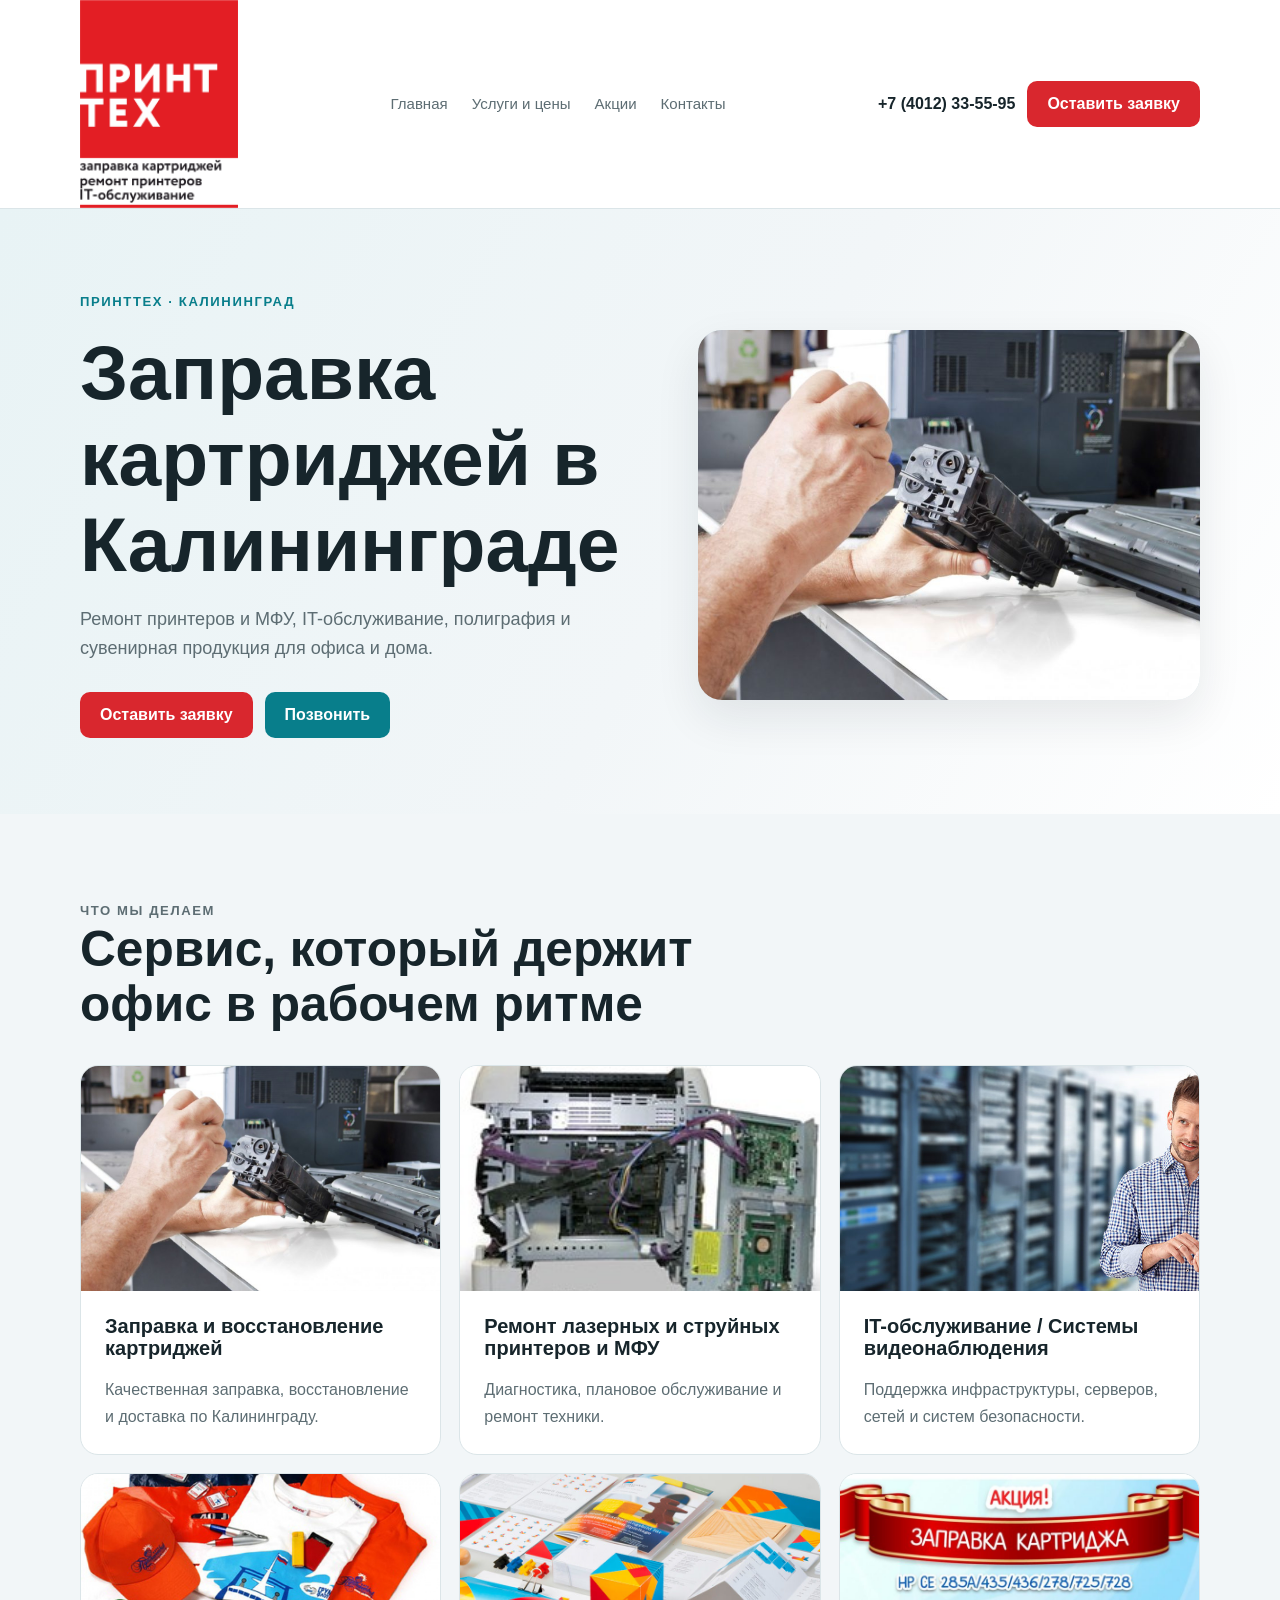
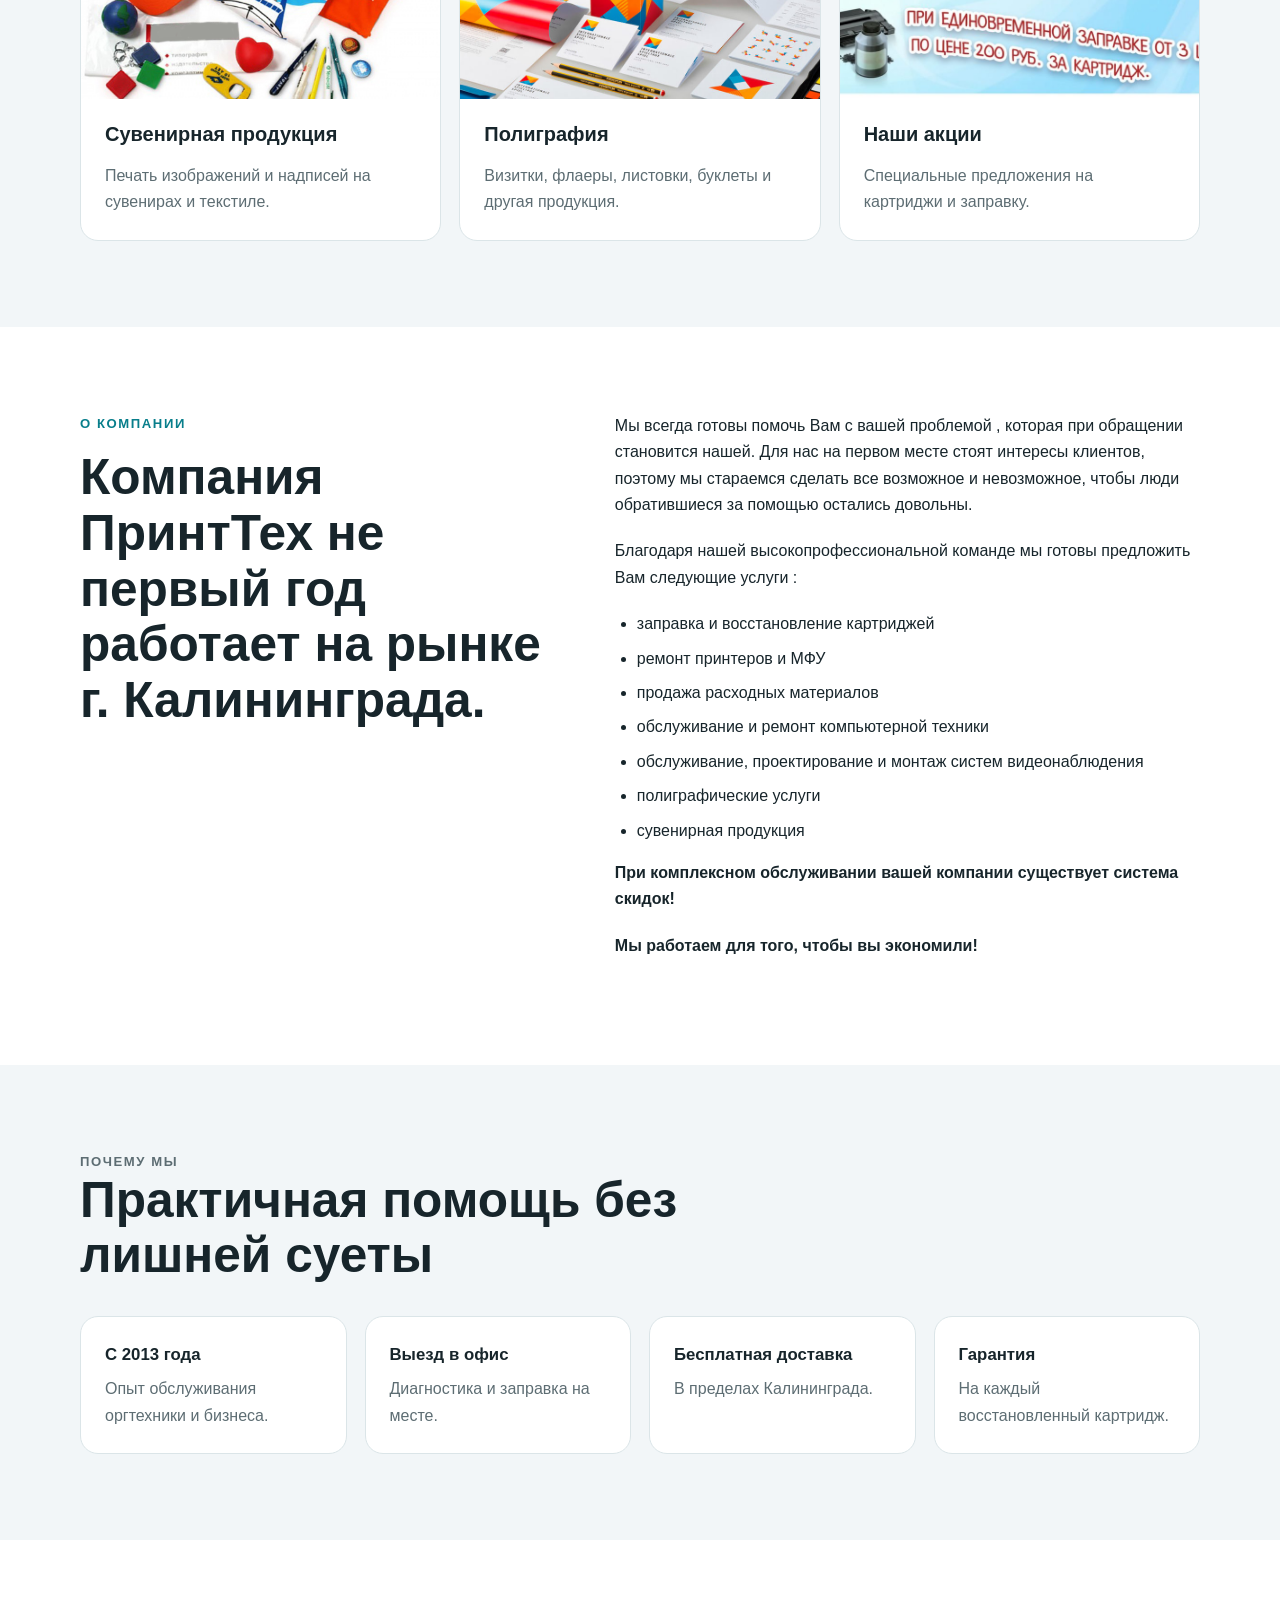
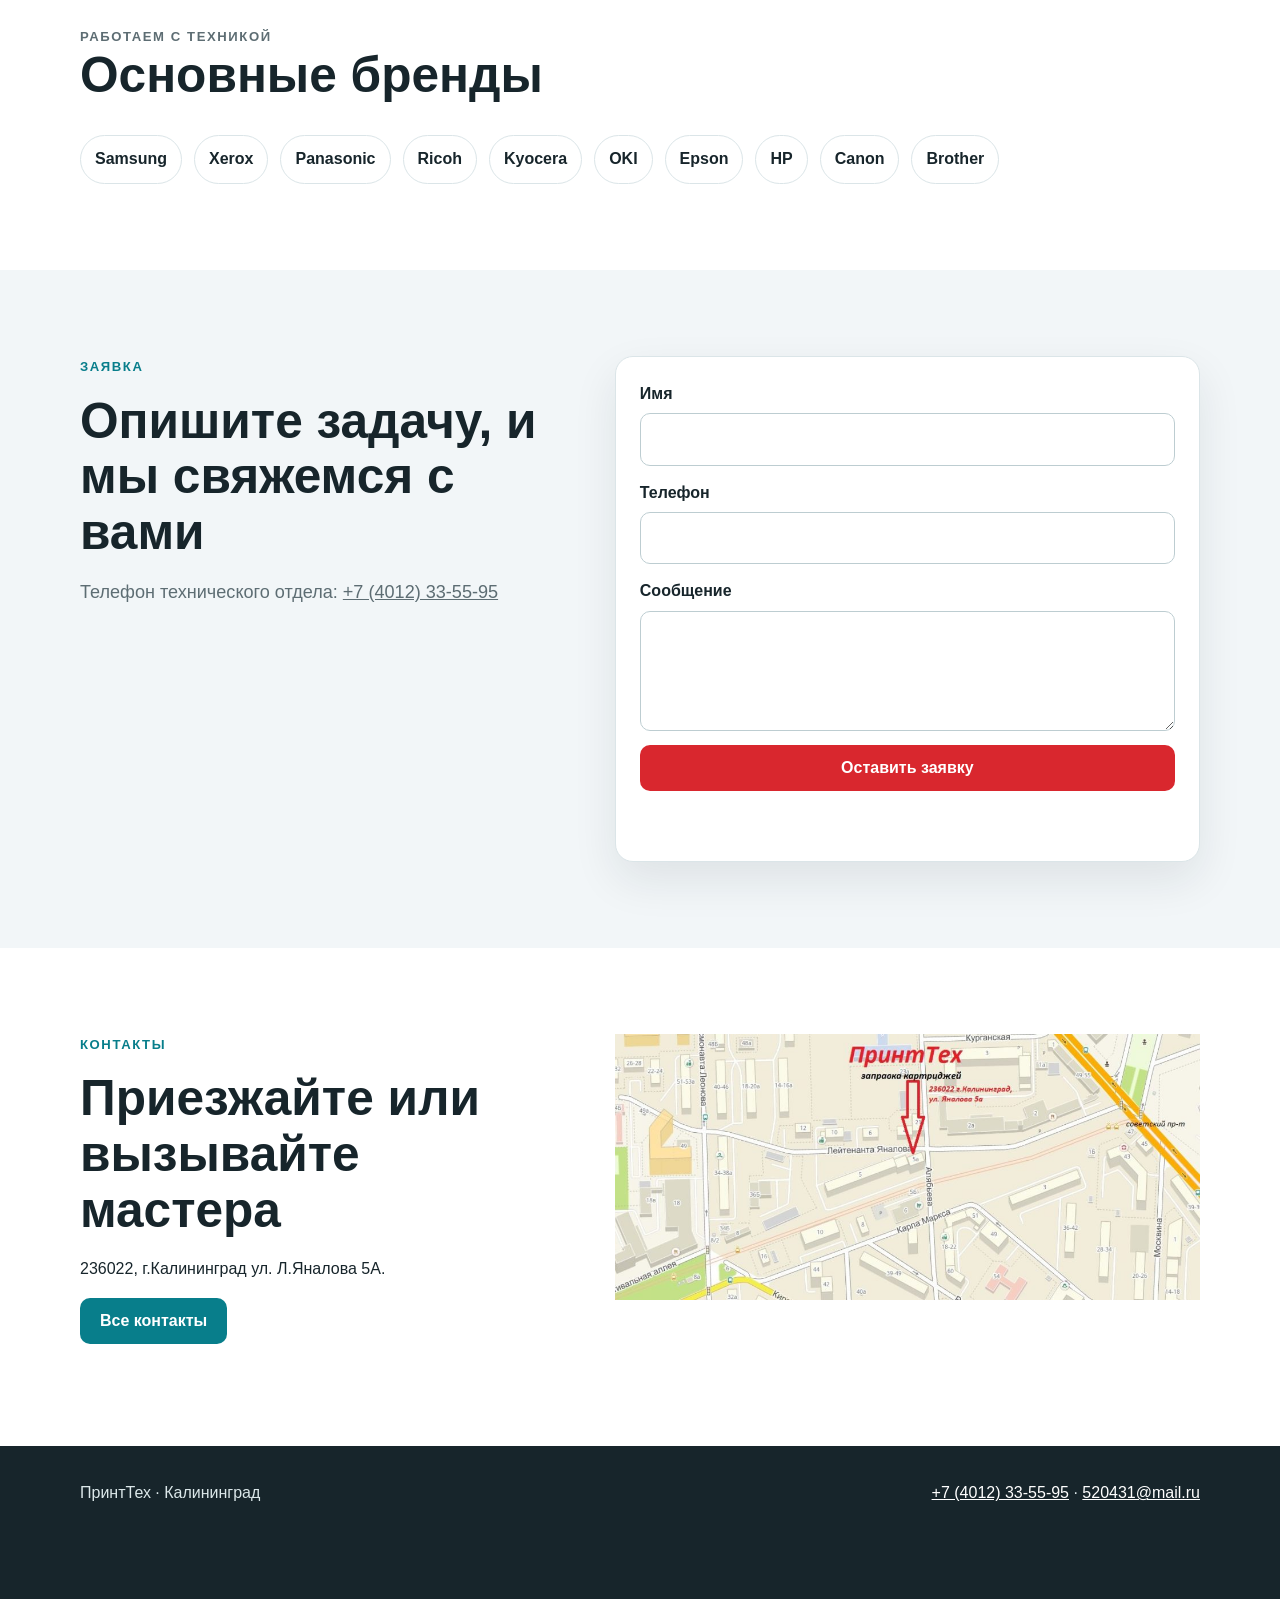
<file: index.html>
<!doctype html>
<html lang="ru">
<head>
  <meta charset="utf-8">
  <meta name="viewport" content="width=device-width, initial-scale=1">
  <title>ПринтТех — заправка картриджей в Калининграде</title>
  <meta name="description" content="Заправка картриджей, ремонт принтеров и МФУ, IT-обслуживание, полиграфия и сувенирная продукция в Калининграде.">
  <meta property="og:title" content="ПринтТех — сервисная компания в Калининграде">
  <meta property="og:description" content="Заправка картриджей, ремонт техники, IT-обслуживание, полиграфия и сувениры.">
  <meta property="og:image" content="img/logo.png">
  <link rel="stylesheet" href="css/style.css">
</head>
<body>
  <header class="site-header"><div class="container header-inner"><a class="brand" href="index.html"><img src="img/logo.png" alt="ПринтТех"></a><nav class="nav" aria-label="Основная навигация"><a href="index.html">Главная</a><a href="pages/services.html">Услуги и цены</a><a href="pages/promos.html">Акции</a><a href="pages/contacts.html">Контакты</a></nav><div class="header-actions"><a class="phone" href="tel:+74012335595">+7 (4012) 33-55-95</a><a class="button" href="#request">Оставить заявку</a><button class="menu-toggle" type="button" aria-label="Открыть меню" aria-expanded="false">☰</button></div></div></header>
  <main>
    <section class="hero"><div class="container hero-grid"><div class="reveal"><p class="eyebrow">ПринтТех · Калининград</p><h1>Заправка картриджей в Калининграде</h1><p class="lead">Ремонт принтеров и МФУ, IT-обслуживание, полиграфия и сувенирная продукция для офиса и дома.</p><div class="hero-actions"><a class="button" href="#request">Оставить заявку</a><a class="button button--teal" href="tel:+74012335595">Позвонить</a></div></div><div class="hero-media reveal"><img src="img/photos/cartridges.jpg" alt="Принтеры и картриджи" fetchpriority="high"></div></div></section>
    <section class="section"><div class="container"><div class="section-head"><p class="eyebrow">Что мы делаем</p><h2>Сервис, который держит офис в рабочем ритме</h2></div><div class="service-grid"><a class="service-card" href="pages/cartridges.html"><img src="img/photos/cartridges.jpg" alt="Заправка картриджей" loading="lazy"><div class="service-card-body"><h3>Заправка и восстановление картриджей</h3><p>Качественная заправка, восстановление и доставка по Калининграду.</p></div></a><a class="service-card" href="pages/repair.html"><img src="img/photos/repair.jpg" alt="Ремонт принтеров" loading="lazy"><div class="service-card-body"><h3>Ремонт лазерных и струйных принтеров и МФУ</h3><p>Диагностика, плановое обслуживание и ремонт техники.</p></div></a><a class="service-card" href="pages/it.html"><img src="img/photos/it.jpg" alt="IT-обслуживание" loading="lazy"><div class="service-card-body"><h3>IT-обслуживание / Системы видеонаблюдения</h3><p>Поддержка инфраструктуры, серверов, сетей и систем безопасности.</p></div></a><a class="service-card" href="pages/souvenirs.html"><img src="img/photos/souvenirs.jpg" alt="Сувенирная продукция" loading="lazy"><div class="service-card-body"><h3>Сувенирная продукция</h3><p>Печать изображений и надписей на сувенирах и текстиле.</p></div></a><a class="service-card" href="pages/polygraphy.html"><img src="img/photos/polygraphy.jpg" alt="Полиграфия" loading="lazy"><div class="service-card-body"><h3>Полиграфия</h3><p>Визитки, флаеры, листовки, буклеты и другая продукция.</p></div></a><a class="service-card" href="pages/promos.html"><img src="img/photos/promo-cartridge.jpg" alt="Акции ПринтТех" loading="lazy"><div class="service-card-body"><h3>Наши акции</h3><p>Специальные предложения на картриджи и заправку.</p></div></a></div></div></section>
    <section class="section section--white"><div class="container split"><div><p class="eyebrow">О компании</p><h2>Компания ПринтТех не первый год работает на рынке г. Калининграда.</h2></div><div class="content-copy"><p>Мы всегда готовы помочь Вам с вашей проблемой , которая при обращении становится нашей. Для нас на первом месте стоят интересы клиентов, поэтому мы стараемся сделать все возможное и невозможное, чтобы люди обратившиеся за помощью остались довольны.</p><p>Благодаря нашей высокопрофессиональной команде мы готовы предложить Вам следующие услуги :</p><ul><li>заправка и восстановление картриджей</li><li>ремонт принтеров и МФУ</li><li>продажа расходных материалов</li><li>обслуживание и ремонт компьютерной техники</li><li>обслуживание, проектирование и монтаж систем видеонаблюдения</li><li>полиграфические услуги</li><li>сувенирная продукция</li></ul><p><strong>При комплексном обслуживании вашей компании существует система скидок!</strong></p><p><strong>Мы работаем для того, чтобы вы экономили!</strong></p></div></div></section>
    <section class="section"><div class="container"><div class="section-head"><p class="eyebrow">Почему мы</p><h2>Практичная помощь без лишней суеты</h2></div><div class="feature-grid"><div class="feature-card"><strong>С 2013 года</strong><p>Опыт обслуживания оргтехники и бизнеса.</p></div><div class="feature-card"><strong>Выезд в офис</strong><p>Диагностика и заправка на месте.</p></div><div class="feature-card"><strong>Бесплатная доставка</strong><p>В пределах Калининграда.</p></div><div class="feature-card"><strong>Гарантия</strong><p>На каждый восстановленный картридж.</p></div></div></div></section>
    <section class="section section--white"><div class="container"><div class="section-head"><p class="eyebrow">Работаем с техникой</p><h2>Основные бренды</h2></div><div class="logos"><span class="logo-chip">Samsung</span><span class="logo-chip">Xerox</span><span class="logo-chip">Panasonic</span><span class="logo-chip">Ricoh</span><span class="logo-chip">Kyocera</span><span class="logo-chip">OKI</span><span class="logo-chip">Epson</span><span class="logo-chip">HP</span><span class="logo-chip">Canon</span><span class="logo-chip">Brother</span></div></div></section>
    <section class="section" id="request"><div class="container split"><div><p class="eyebrow">Заявка</p><h2>Опишите задачу, и мы свяжемся с вами</h2><p class="lead">Телефон технического отдела: <a href="tel:+74012335595">+7 (4012) 33-55-95</a></p></div><form class="form-card form-grid" data-form><label>Имя<input name="name" autocomplete="name" required></label><label>Телефон<input name="phone" type="tel" inputmode="tel" autocomplete="tel" required></label><label>Сообщение<textarea name="message"></textarea></label><input class="hp" name="website" tabindex="-1" autocomplete="off"><button class="button" type="submit">Оставить заявку</button><p class="form-status" role="status"></p></form></div></section>
    <section class="section section--white"><div class="container split"><div><p class="eyebrow">Контакты</p><h2>Приезжайте или вызывайте мастера</h2><p>236022, г.Калининград ул. Л.Яналова 5А.</p><p><a class="button button--teal" href="pages/contacts.html">Все контакты</a></p></div><img src="img/photos/map.jpg" alt="Карта проезда к ПринтТех" loading="lazy"></div></section>
  </main>
  <footer class="site-footer"><div class="container footer-inner"><p>ПринтТех · Калининград</p><p><a href="tel:+74012335595">+7 (4012) 33-55-95</a> · <a href="mailto:520431@mail.ru">520431@mail.ru</a></p></div></footer>
  <div class="mobile-bar"><a class="button" href="tel:+74012335595">Позвонить</a><a class="button button--teal" href="https://wa.me/74012335595">WhatsApp / Telegram</a></div>
  <script src="js/main.js"></script>
</body>
</html>
</file>
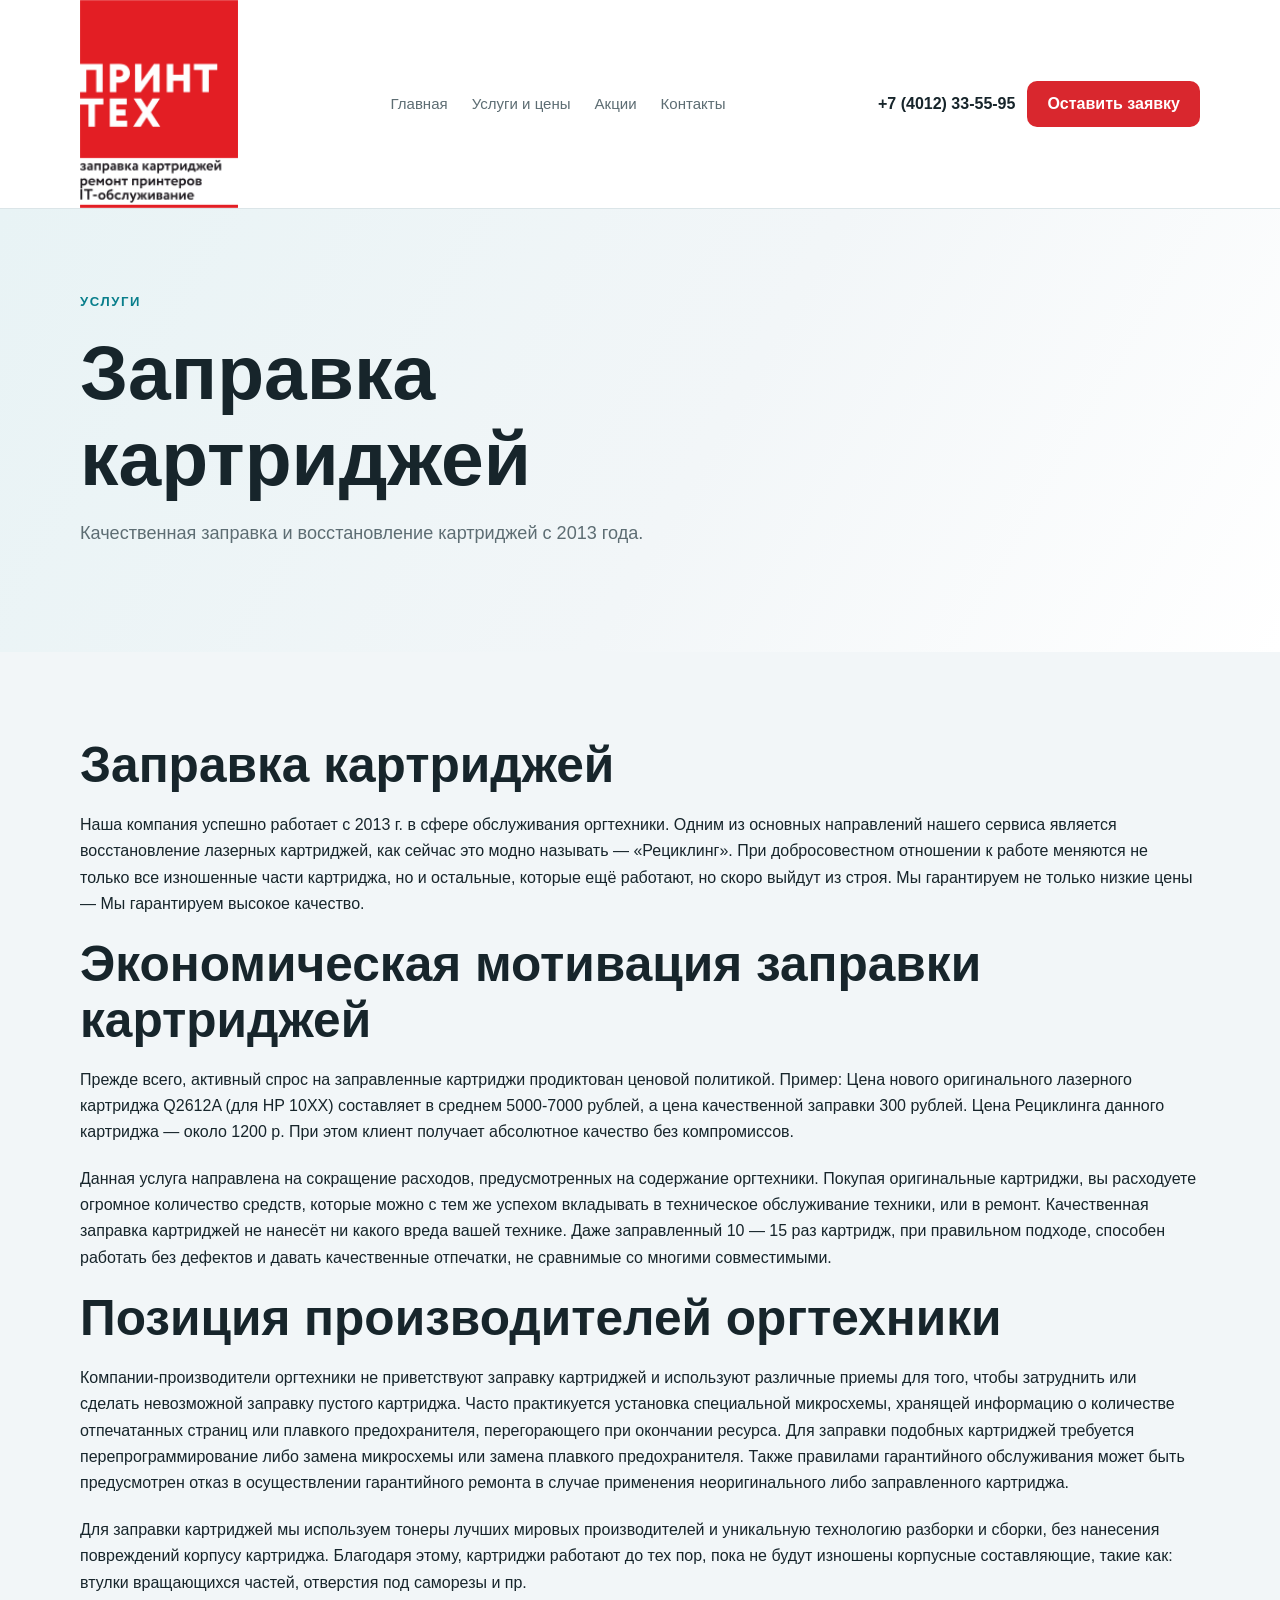
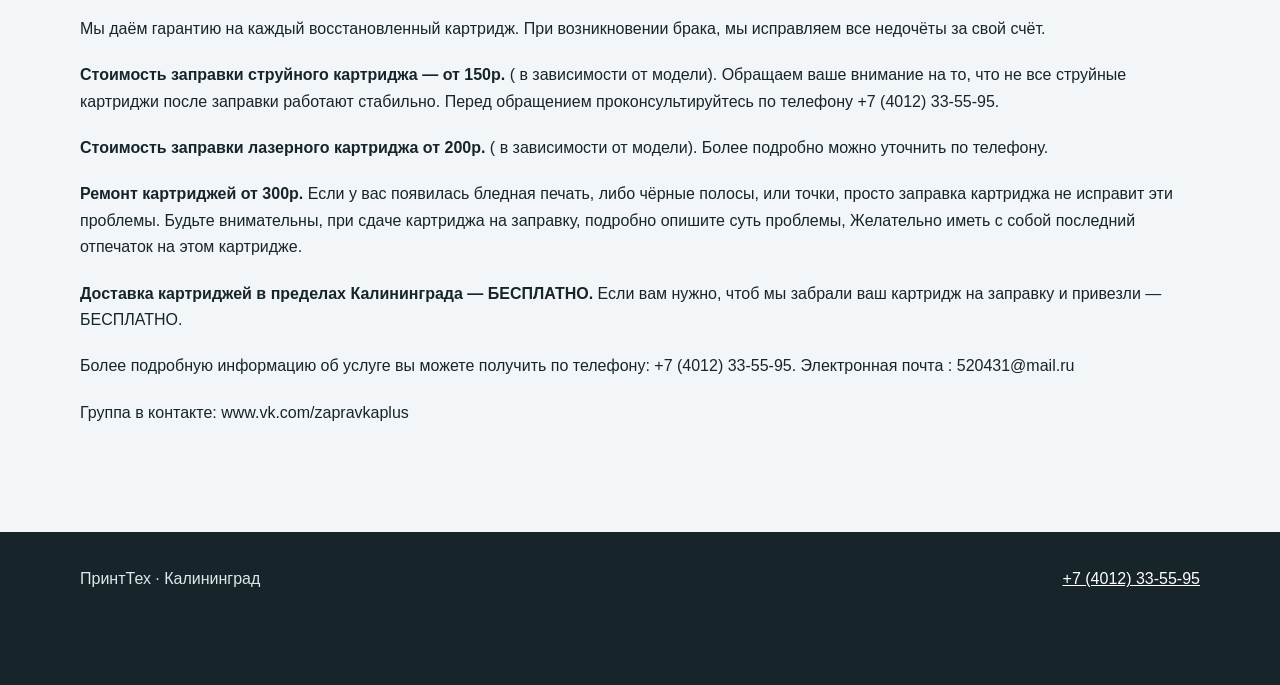
<file: pages/cartridges.html>
<!doctype html><html lang="ru"><head><meta charset="utf-8"><meta name="viewport" content="width=device-width, initial-scale=1"><title>Заправка картриджей — ПринтТех</title><meta name="description" content="Заправка и восстановление картриджей в Калининграде"><link rel="stylesheet" href="../css/style.css"></head><body>
<header class="site-header"><div class="container header-inner"><a class="brand" href="../index.html"><img src="../img/logo.png" alt="ПринтТех"></a><nav class="nav"><a href="../index.html">Главная</a><a href="services.html">Услуги и цены</a><a href="promos.html">Акции</a><a href="contacts.html">Контакты</a></nav><div class="header-actions"><a class="phone" href="tel:+74012335595">+7 (4012) 33-55-95</a><a class="button" href="contacts.html#request">Оставить заявку</a><button class="menu-toggle" type="button" aria-label="Открыть меню" aria-expanded="false">☰</button></div></div></header>
<main><section class="hero"><div class="container"><p class="eyebrow">Услуги</p><h1>Заправка картриджей</h1><p class="lead">Качественная заправка и восстановление картриджей с 2013 года.</p></div></section><section class="section"><div class="container content-copy"><h2>Заправка картриджей</h2><p>Наша компания успешно работает с 2013 г. в сфере обслуживания оргтехники. Одним из основных направлений нашего сервиса является восстановление лазерных картриджей, как сейчас это модно называть — «Рециклинг». При добросовестном отношении к работе меняются не только все изношенные части картриджа, но и остальные, которые ещё работают, но скоро выйдут из строя. Мы гарантируем не только низкие цены — Мы гарантируем высокое качество.</p><h2>Экономическая мотивация заправки картриджей</h2><p>Прежде всего, активный спрос на заправленные картриджи продиктован ценовой политикой. Пример: Цена нового оригинального лазерного картриджа Q2612A (для HP 10XX) составляет в среднем 5000-7000 рублей, а цена качественной заправки 300 рублей. Цена Рециклинга данного картриджа — около 1200 р. При этом клиент получает абсолютное качество без компромиссов.</p><p>Данная услуга направлена на сокращение расходов, предусмотренных на содержание оргтехники. Покупая оригинальные картриджи, вы расходуете огромное количество средств, которые можно с тем же успехом вкладывать в техническое обслуживание техники, или в ремонт. Качественная заправка картриджей не нанесёт ни какого вреда вашей технике. Даже заправленный 10 — 15 раз картридж, при правильном подходе, способен работать без дефектов и давать качественные отпечатки, не сравнимые со многими совместимыми.</p><h2>Позиция производителей оргтехники</h2><p>Компании-производители оргтехники не приветствуют заправку картриджей и используют различные приемы для того, чтобы затруднить или сделать невозможной заправку пустого картриджа. Часто практикуется установка специальной микросхемы, хранящей информацию о количестве отпечатанных страниц или плавкого предохранителя, перегорающего при окончании ресурса. Для заправки подобных картриджей требуется перепрограммирование либо замена микросхемы или замена плавкого предохранителя. Также правилами гарантийного обслуживания может быть предусмотрен отказ в осуществлении гарантийного ремонта в случае применения неоригинального либо заправленного картриджа.</p><p>Для заправки картриджей мы используем тонеры лучших мировых производителей и уникальную технологию разборки и сборки, без нанесения повреждений корпусу картриджа. Благодаря этому, картриджи работают до тех пор, пока не будут изношены корпусные составляющие, такие как: втулки вращающихся частей, отверстия под саморезы и пр.</p><p>Мы даём гарантию на каждый восстановленный картридж. При возникновении брака, мы исправляем все недочёты за свой счёт.</p><p><strong>Стоимость заправки струйного картриджа — от 150р.</strong> ( в зависимости от модели). Обращаем ваше внимание на то, что не все струйные картриджи после заправки работают стабильно. Перед обращением проконсультируйтесь по телефону +7 (4012) 33-55-95.</p><p><strong>Стоимость заправки лазерного картриджа от 200р.</strong> ( в зависимости от модели). Более подробно можно уточнить по телефону.</p><p><strong>Ремонт картриджей от 300р.</strong> Если у вас появилась бледная печать, либо чёрные полосы, или точки, просто заправка картриджа не исправит эти проблемы. Будьте внимательны, при сдаче картриджа на заправку, подробно опишите суть проблемы, Желательно иметь с собой последний отпечаток на этом картридже.</p><p><strong>Доставка картриджей в пределах Калининграда — БЕСПЛАТНО.</strong> Если вам нужно, чтоб мы забрали ваш картридж на заправку и привезли — БЕСПЛАТНО.</p><p>Более подробную информацию об услуге вы можете получить по телефону: +7 (4012) 33-55-95. Электронная почта : 520431@mail.ru</p><p>Группа в контакте: www.vk.com/zapravkaplus</p></div></section></main><footer class="site-footer"><div class="container footer-inner"><p>ПринтТех · Калининград</p><p><a href="tel:+74012335595">+7 (4012) 33-55-95</a></p></div></footer><div class="mobile-bar"><a class="button" href="tel:+74012335595">Позвонить</a><a class="button button--teal" href="https://wa.me/74012335595">WhatsApp / Telegram</a></div><script src="../js/main.js"></script></body></html>
</file>
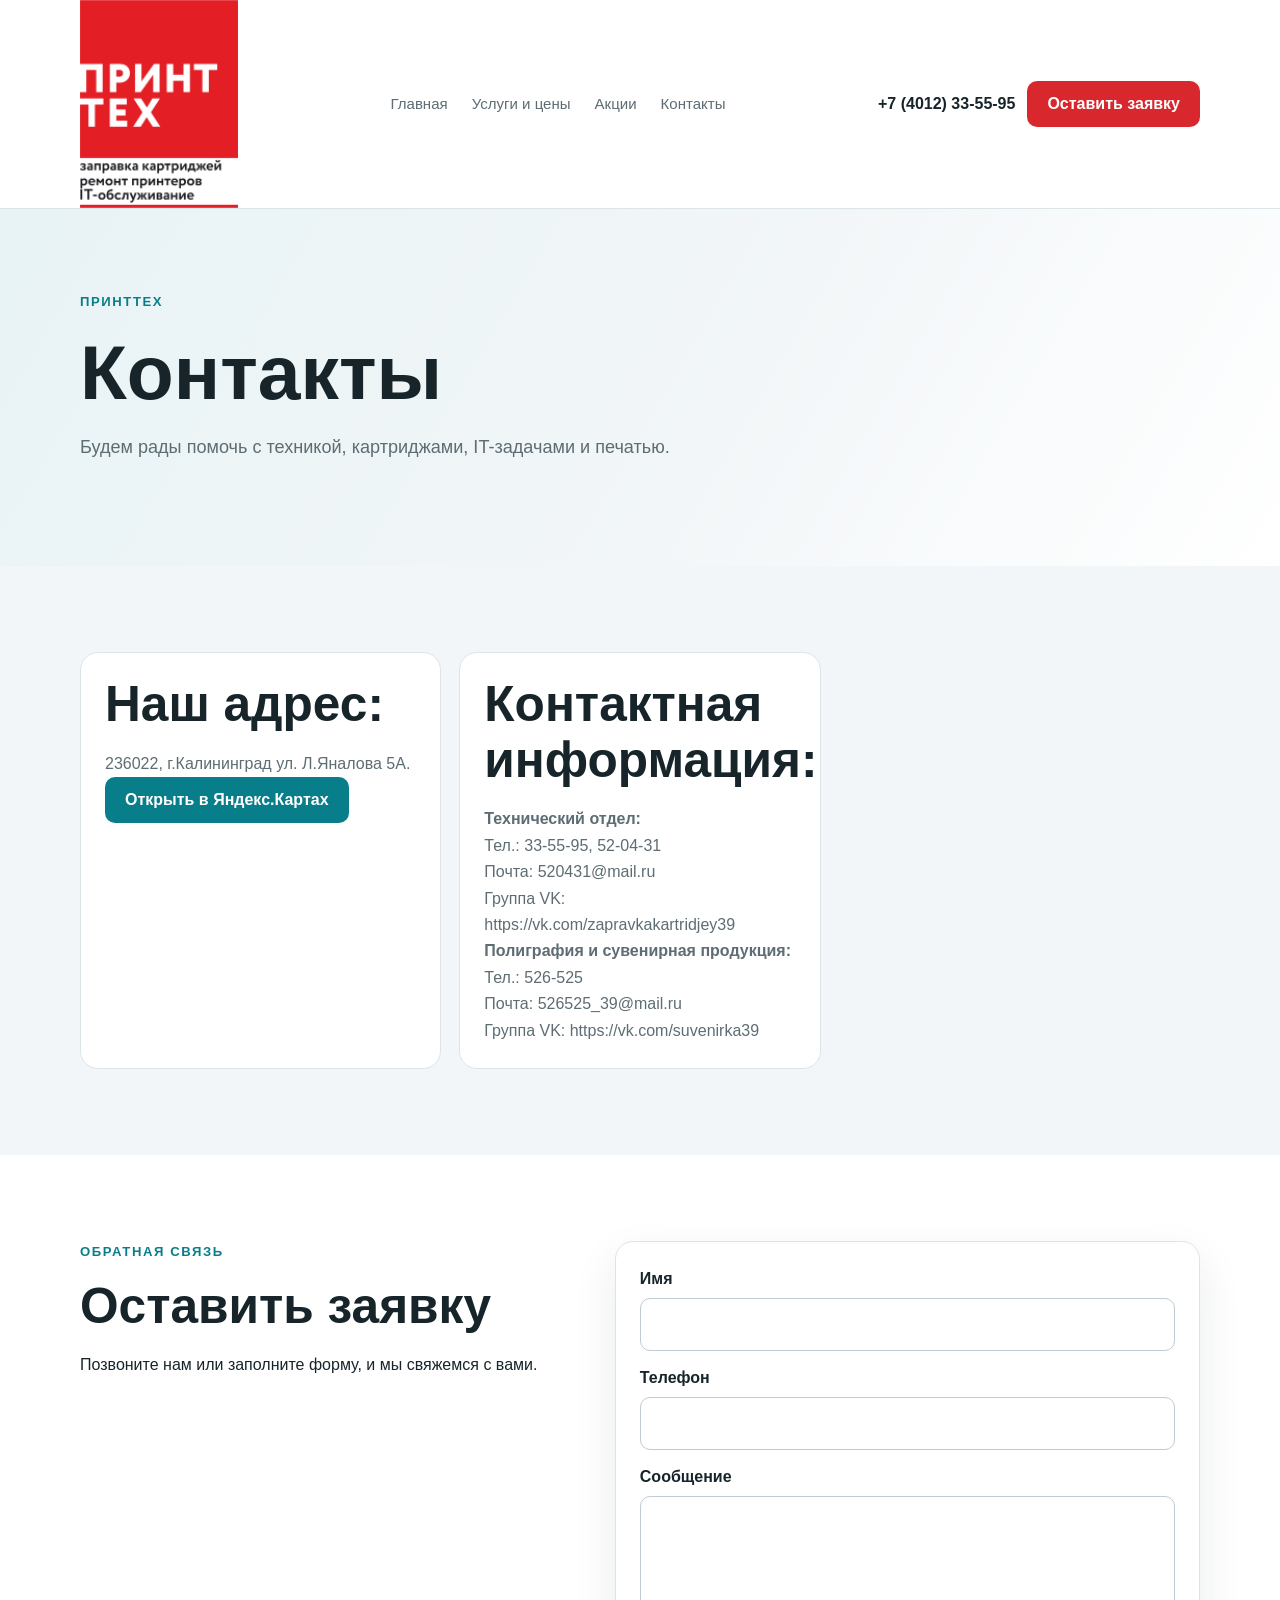
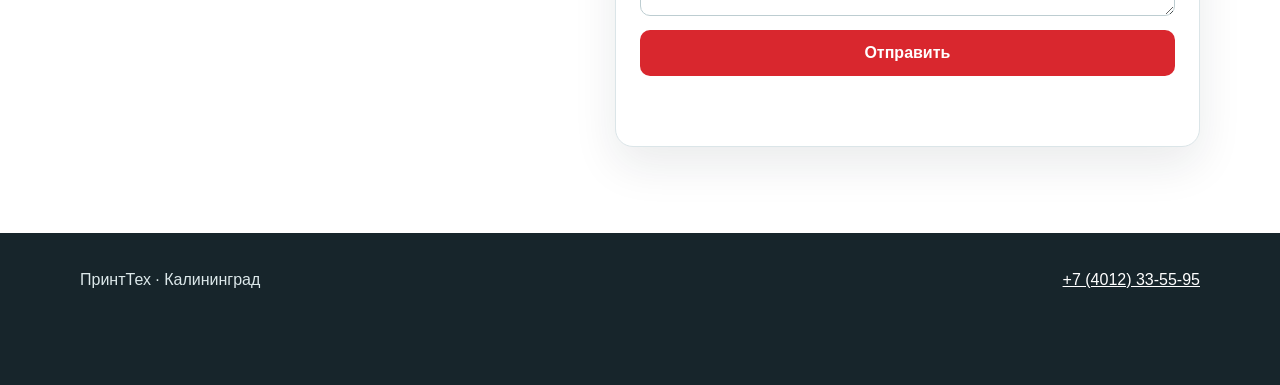
<file: pages/contacts.html>
<!doctype html><html lang="ru"><head><meta charset="utf-8"><meta name="viewport" content="width=device-width, initial-scale=1"><title>Контакты — ПринтТех</title><meta name="description" content="Контакты ПринтТех в Калининграде"><link rel="stylesheet" href="../css/style.css"></head><body><header class="site-header"><div class="container header-inner"><a class="brand" href="../index.html"><img src="../img/logo.png" alt="ПринтТех"></a><nav class="nav"><a href="../index.html">Главная</a><a href="services.html">Услуги и цены</a><a href="promos.html">Акции</a><a href="contacts.html">Контакты</a></nav><div class="header-actions"><a class="phone" href="tel:+74012335595">+7 (4012) 33-55-95</a><a class="button" href="#request">Оставить заявку</a><button class="menu-toggle" type="button" aria-label="Открыть меню" aria-expanded="false">☰</button></div></div></header><main><section class="hero"><div class="container"><p class="eyebrow">ПринтТех</p><h1>Контакты</h1><p class="lead">Будем рады помочь с техникой, картриджами, IT-задачами и печатью.</p></div></section><section class="section"><div class="container contact-grid"><div class="contact-card"><h2>Наш адрес:</h2><p>236022, г.Калининград ул. Л.Яналова 5А.</p><p><a class="button button--teal" href="https://yandex.ru/maps/?text=Калининград%20ул.%20Л.%20Яналова%205А" target="_blank" rel="noopener">Открыть в Яндекс.Картах</a></p></div><div class="contact-card"><h2>Контактная информация:</h2><p><strong>Технический отдел:</strong><br>Тел.: 33-55-95, 52-04-31<br>Почта: 520431@mail.ru<br>Группа VK: https://vk.com/zapravkakartridjey39</p><p><strong>Полиграфия и сувенирная продукция:</strong><br>Тел.: 526-525<br>Почта: 526525_39@mail.ru<br>Группа VK: https://vk.com/suvenirka39</p></div></div></section><section class="section section--white" id="request"><div class="container split"><div><p class="eyebrow">Обратная связь</p><h2>Оставить заявку</h2><p>Позвоните нам или заполните форму, и мы свяжемся с вами.</p></div><form class="form-card form-grid" data-form><label>Имя<input name="name" autocomplete="name" required></label><label>Телефон<input name="phone" type="tel" inputmode="tel" autocomplete="tel" required></label><label>Сообщение<textarea name="message"></textarea></label><input class="hp" name="website" tabindex="-1" autocomplete="off"><button class="button" type="submit">Отправить</button><p class="form-status" role="status"></p></form></div></section></main><footer class="site-footer"><div class="container footer-inner"><p>ПринтТех · Калининград</p><p><a href="tel:+74012335595">+7 (4012) 33-55-95</a></p></div></footer><div class="mobile-bar"><a class="button" href="tel:+74012335595">Позвонить</a><a class="button button--teal" href="https://wa.me/74012335595">WhatsApp / Telegram</a></div><script src="../js/main.js"></script></body></html>
</file>
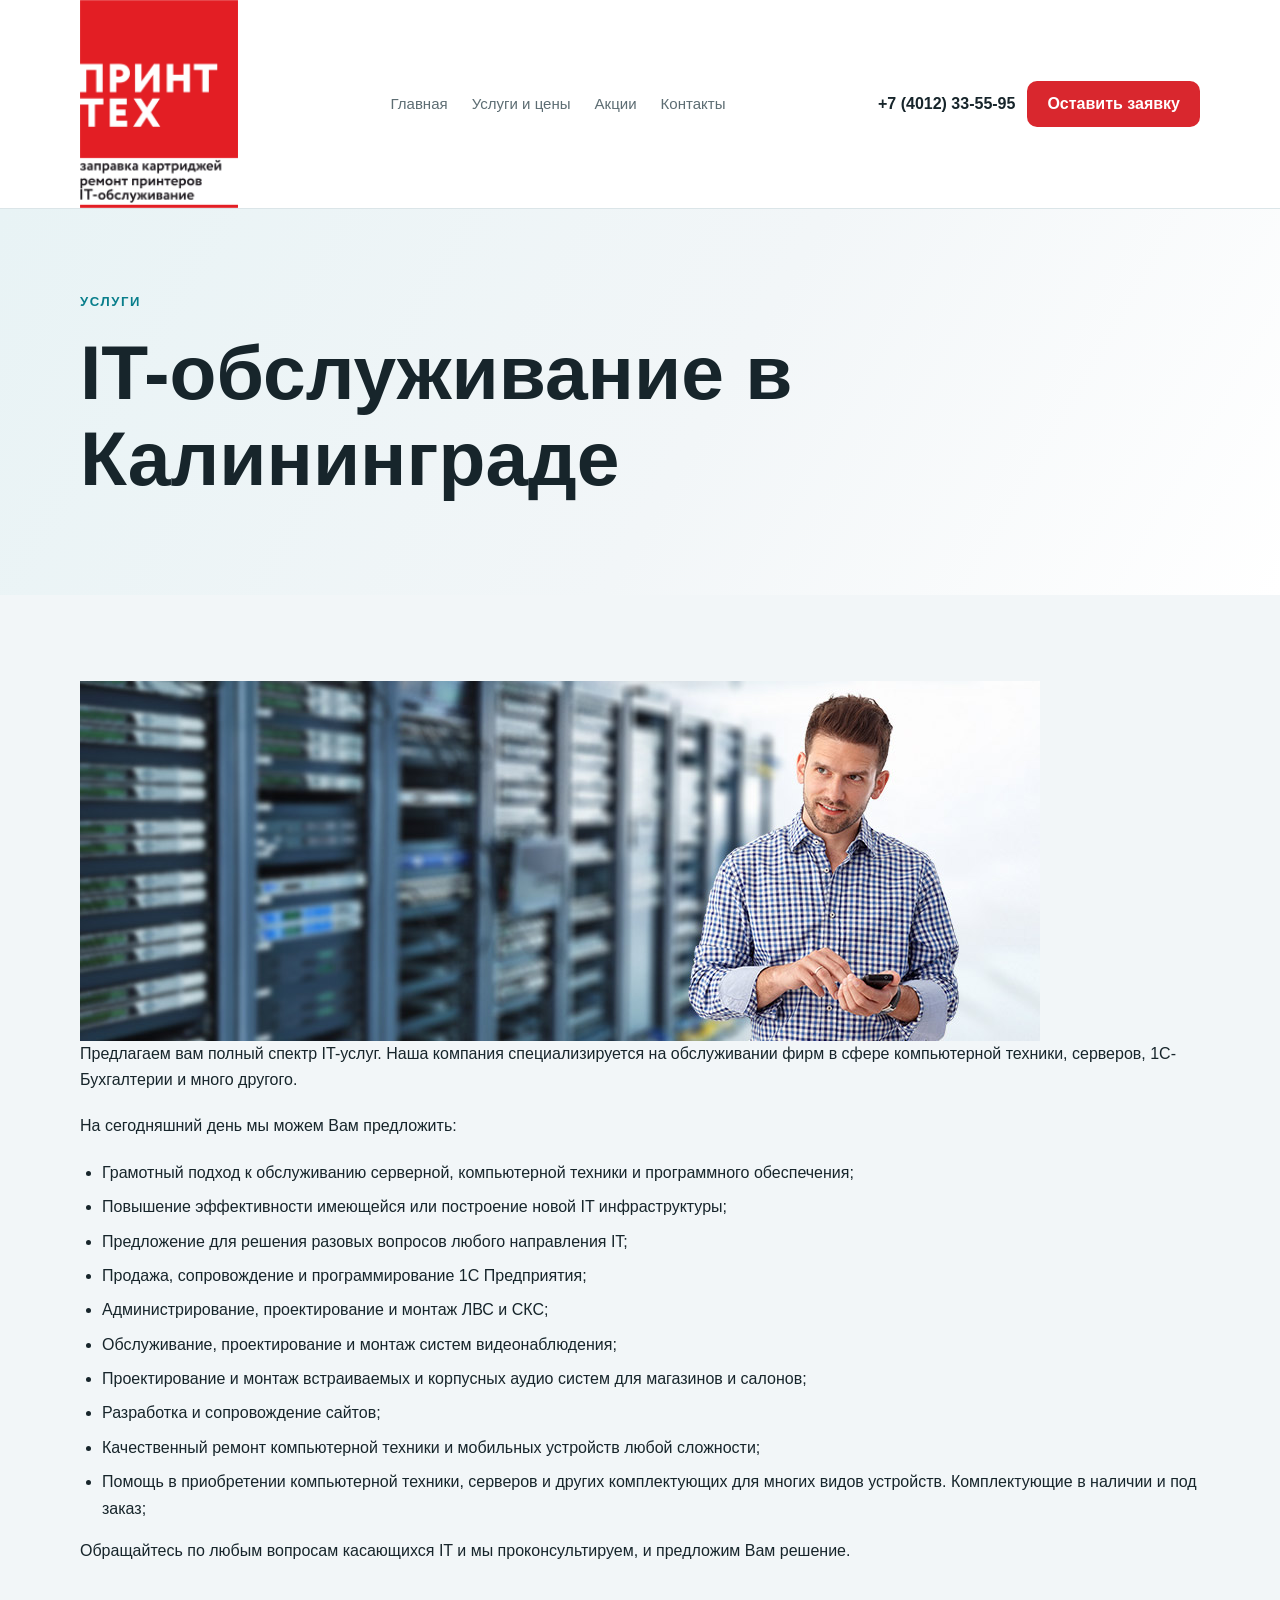
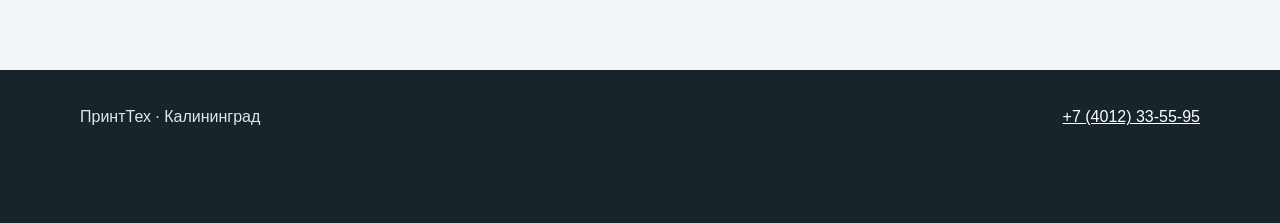
<file: pages/it.html>
<!doctype html><html lang="ru"><head><meta charset="utf-8"><meta name="viewport" content="width=device-width, initial-scale=1"><title>IT-обслуживание в Калининграде — ПринтТех</title><meta name="description" content="IT-обслуживание, серверы, 1С, сети и видеонаблюдение в Калининграде"><link rel="stylesheet" href="../css/style.css"></head><body><header class="site-header"><div class="container header-inner"><a class="brand" href="../index.html"><img src="../img/logo.png" alt="ПринтТех"></a><nav class="nav"><a href="../index.html">Главная</a><a href="services.html">Услуги и цены</a><a href="promos.html">Акции</a><a href="contacts.html">Контакты</a></nav><div class="header-actions"><a class="phone" href="tel:+74012335595">+7 (4012) 33-55-95</a><a class="button" href="contacts.html#request">Оставить заявку</a><button class="menu-toggle" type="button" aria-label="Открыть меню" aria-expanded="false">☰</button></div></div></header><main><section class="hero"><div class="container"><p class="eyebrow">Услуги</p><h1>IT-обслуживание в Калининграде</h1></div></section><section class="section"><div class="container content-copy"><img src="../img/photos/it.jpg" alt="IT-обслуживание" loading="lazy"><p>Предлагаем вам полный спектр IT-услуг. Наша компания специализируется на обслуживании фирм в сфере компьютерной техники, серверов, 1C-Бухгалтерии и много другого.</p><p>На сегодняшний день мы можем Вам предложить:</p><ul><li>Грамотный подход к обслуживанию серверной, компьютерной техники и программного обеспечения;</li><li>Повышение эффективности имеющейся или построение новой IT инфраструктуры;</li><li>Предложение для решения разовых вопросов любого направления IT;</li><li>Продажа, сопровождение и программирование 1С Предприятия;</li><li>Администрирование, проектирование и монтаж ЛВС и СКС;</li><li>Обслуживание, проектирование и монтаж систем видеонаблюдения;</li><li>Проектирование и монтаж встраиваемых и корпусных аудио систем для магазинов и салонов;</li><li>Разработка и сопровождение сайтов;</li><li>Качественный ремонт компьютерной техники и мобильных устройств любой сложности;</li><li>Помощь в приобретении компьютерной техники, серверов и других комплектующих для многих видов устройств. Комплектующие в наличии и под заказ;</li></ul><p>Обращайтесь по любым вопросам касающихся IT и мы проконсультируем, и предложим Вам решение.</p></div></section></main><footer class="site-footer"><div class="container footer-inner"><p>ПринтТех · Калининград</p><p><a href="tel:+74012335595">+7 (4012) 33-55-95</a></p></div></footer><div class="mobile-bar"><a class="button" href="tel:+74012335595">Позвонить</a><a class="button button--teal" href="https://wa.me/74012335595">WhatsApp / Telegram</a></div><script src="../js/main.js"></script></body></html>
</file>
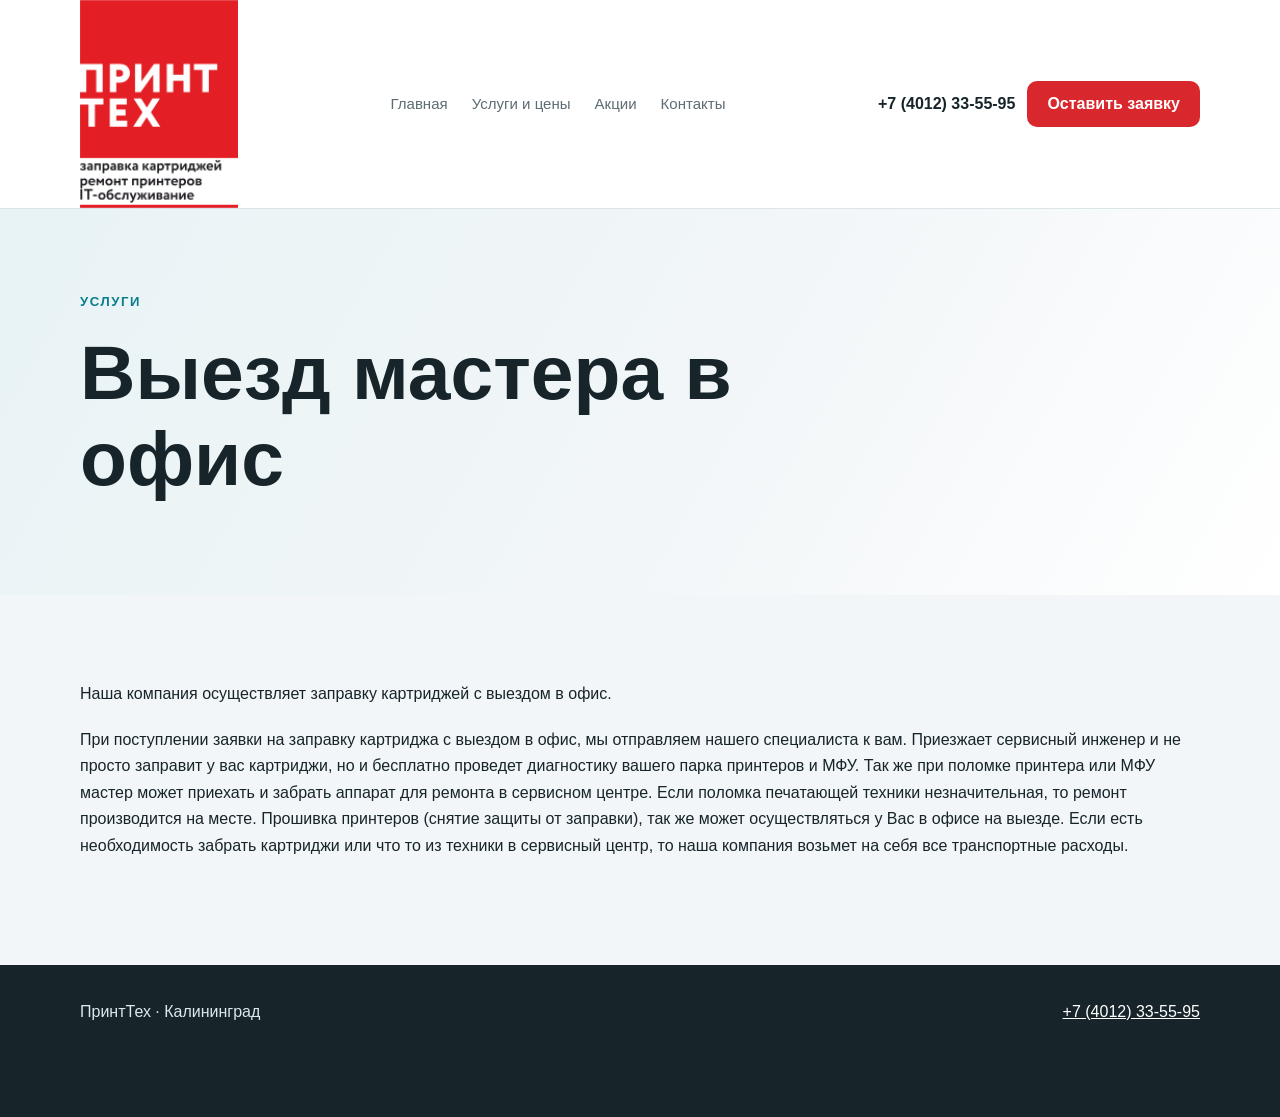
<file: pages/onsite.html>
<!doctype html><html lang="ru"><head><meta charset="utf-8"><meta name="viewport" content="width=device-width, initial-scale=1"><title>Выезд мастера в офис — ПринтТех</title><meta name="description" content="Выезд мастера в офис в Калининграде"><link rel="stylesheet" href="../css/style.css"></head><body><header class="site-header"><div class="container header-inner"><a class="brand" href="../index.html"><img src="../img/logo.png" alt="ПринтТех"></a><nav class="nav"><a href="../index.html">Главная</a><a href="services.html">Услуги и цены</a><a href="promos.html">Акции</a><a href="contacts.html">Контакты</a></nav><div class="header-actions"><a class="phone" href="tel:+74012335595">+7 (4012) 33-55-95</a><a class="button" href="contacts.html#request">Оставить заявку</a><button class="menu-toggle" type="button" aria-label="Открыть меню" aria-expanded="false">☰</button></div></div></header><main><section class="hero"><div class="container"><p class="eyebrow">Услуги</p><h1>Выезд мастера в офис</h1></div></section><section class="section"><div class="container content-copy"><p>Наша компания осуществляет заправку картриджей с выездом в офис.</p><p>При поступлении заявки на заправку картриджа с выездом в офис, мы отправляем нашего специалиста к вам. Приезжает сервисный инженер и не просто заправит у вас картриджи, но и бесплатно проведет диагностику вашего парка принтеров и МФУ. Так же при поломке принтера или МФУ мастер может приехать и забрать аппарат для ремонта в сервисном центре. Если поломка печатающей техники незначительная, то ремонт производится на месте. Прошивка принтеров (снятие защиты от заправки), так же может осуществляться у Вас в офисе на выезде. Если есть необходимость забрать картриджи или что то из техники в сервисный центр, то наша компания возьмет на себя все транспортные расходы.</p></div></section></main><footer class="site-footer"><div class="container footer-inner"><p>ПринтТех · Калининград</p><p><a href="tel:+74012335595">+7 (4012) 33-55-95</a></p></div></footer><div class="mobile-bar"><a class="button" href="tel:+74012335595">Позвонить</a><a class="button button--teal" href="https://wa.me/74012335595">WhatsApp / Telegram</a></div><script src="../js/main.js"></script></body></html>
</file>
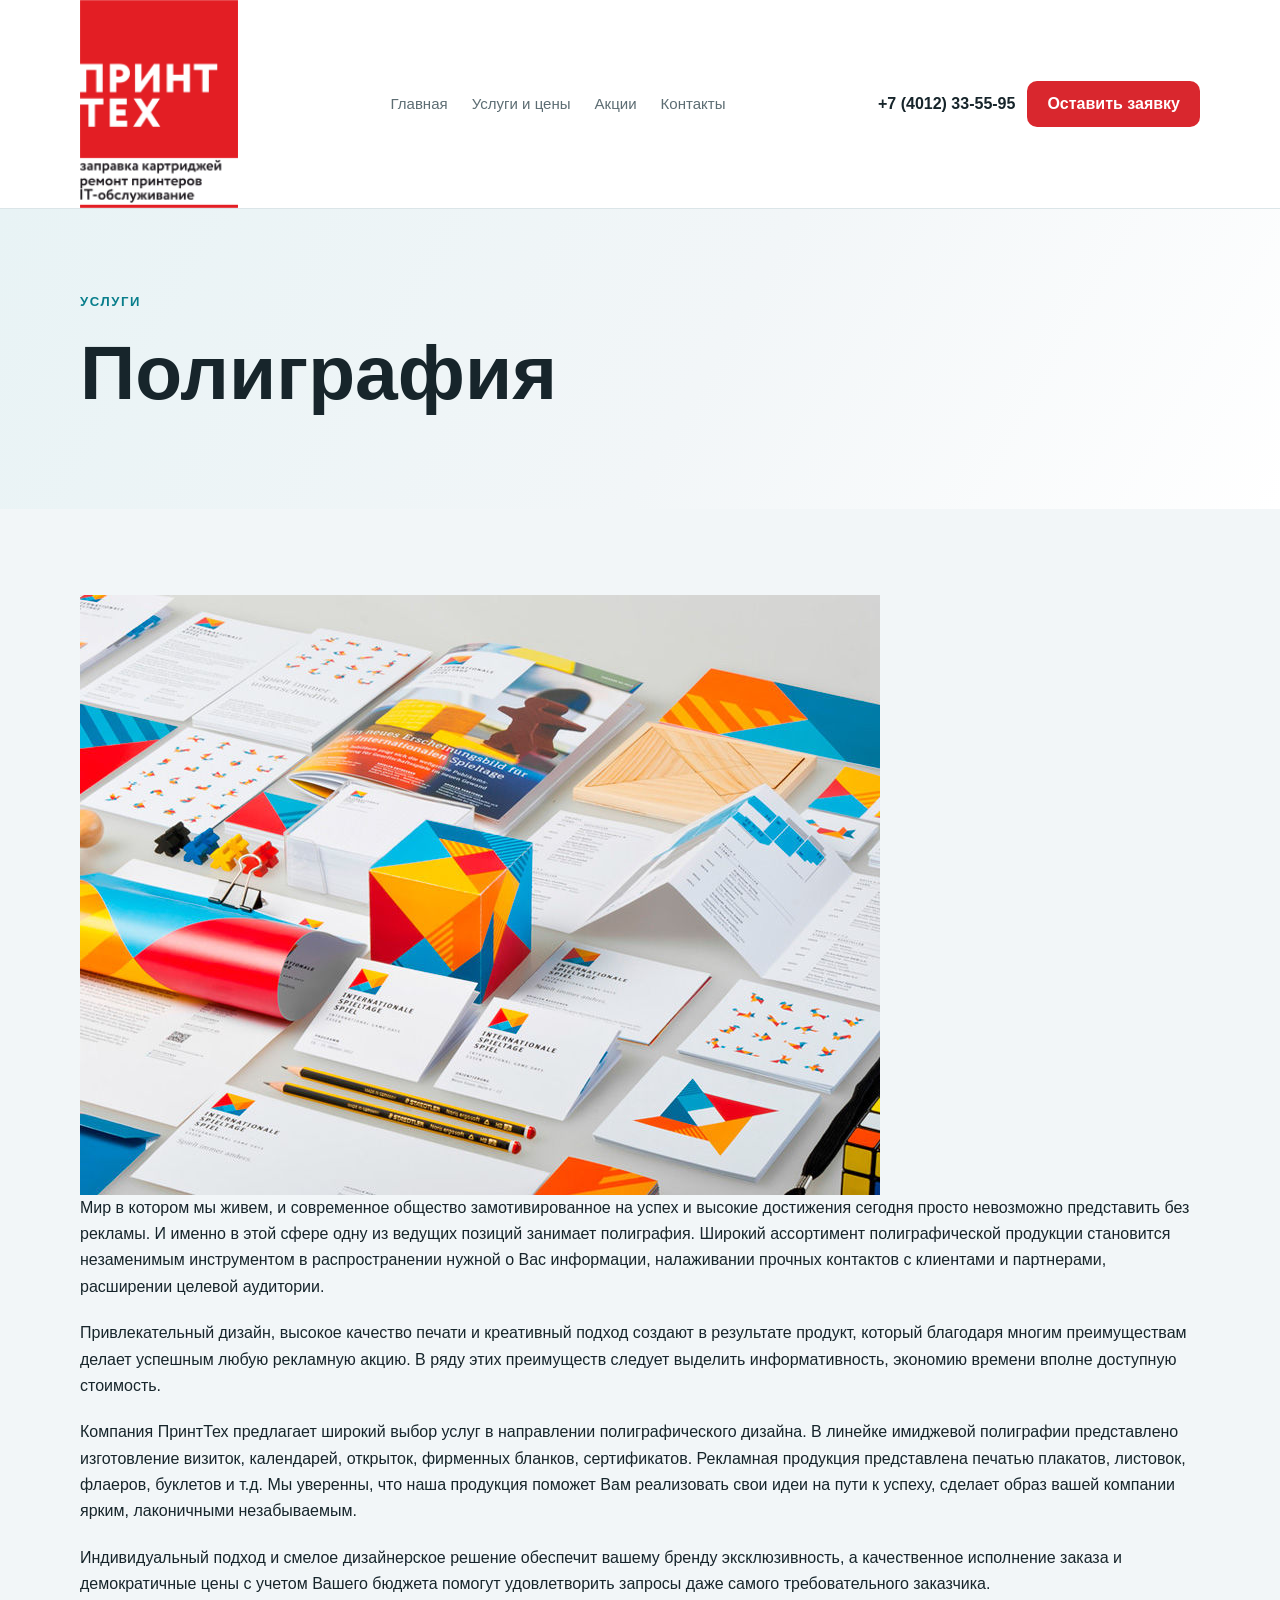
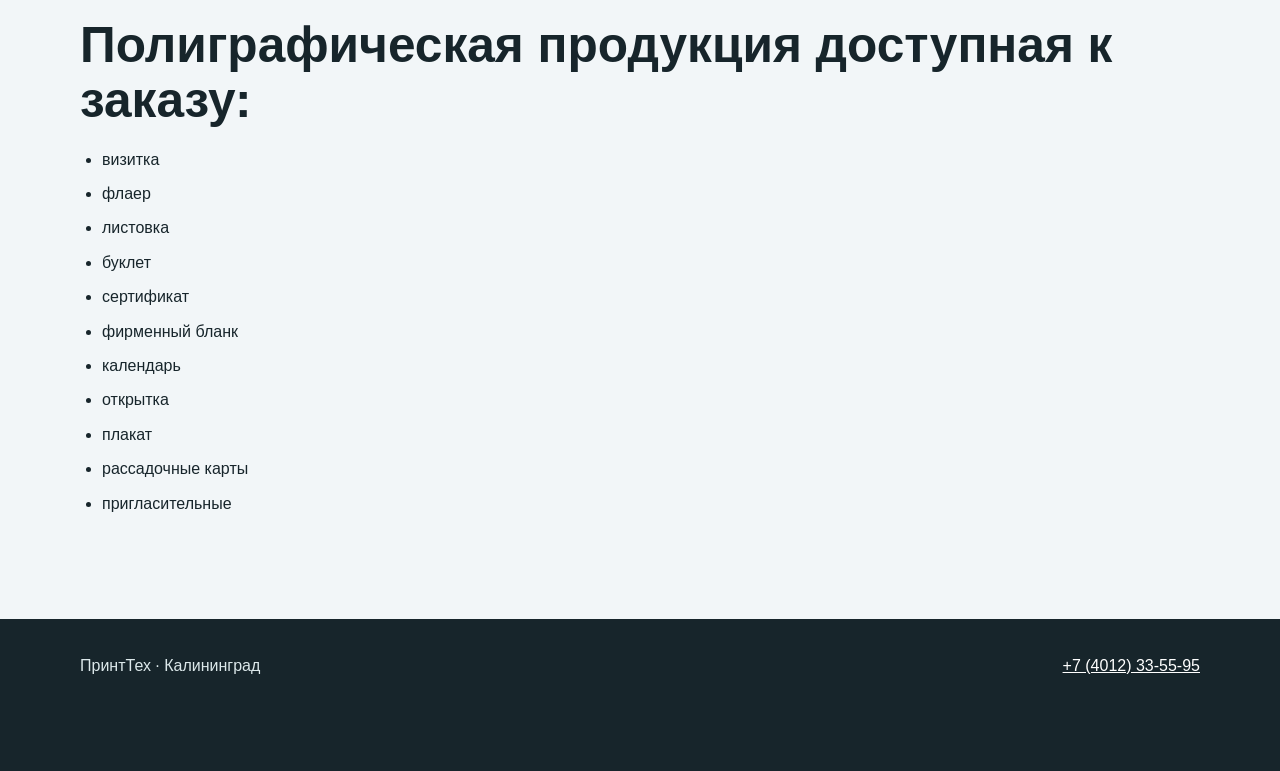
<file: pages/polygraphy.html>
<!doctype html><html lang="ru"><head><meta charset="utf-8"><meta name="viewport" content="width=device-width, initial-scale=1"><title>Полиграфия — ПринтТех</title><meta name="description" content="Полиграфические услуги в Калининграде"><link rel="stylesheet" href="../css/style.css"></head><body><header class="site-header"><div class="container header-inner"><a class="brand" href="../index.html"><img src="../img/logo.png" alt="ПринтТех"></a><nav class="nav"><a href="../index.html">Главная</a><a href="services.html">Услуги и цены</a><a href="promos.html">Акции</a><a href="contacts.html">Контакты</a></nav><div class="header-actions"><a class="phone" href="tel:+74012335595">+7 (4012) 33-55-95</a><a class="button" href="contacts.html#request">Оставить заявку</a><button class="menu-toggle" type="button" aria-label="Открыть меню" aria-expanded="false">☰</button></div></div></header><main><section class="hero"><div class="container"><p class="eyebrow">Услуги</p><h1>Полиграфия</h1></div></section><section class="section"><div class="container content-copy"><img src="../img/photos/polygraphy.jpg" alt="Полиграфическая продукция" loading="lazy"><p>Мир в котором мы живем, и современное общество замотивированное на успех и высокие достижения сегодня просто невозможно представить без рекламы. И именно в этой сфере одну из ведущих позиций занимает полиграфия. Широкий ассортимент полиграфической продукции становится незаменимым инструментом в распространении нужной о Вас информации, налаживании прочных контактов с клиентами и партнерами, расширении целевой аудитории.</p><p>Привлекательный дизайн, высокое качество печати и креативный подход создают в результате продукт, который благодаря многим преимуществам делает успешным любую рекламную акцию. В ряду этих преимуществ следует выделить информативность, экономию времени вполне доступную стоимость.</p><p>Компания ПринтТех предлагает широкий выбор услуг в направлении полиграфического дизайна. В линейке имиджевой полиграфии представлено изготовление визиток, календарей, открыток, фирменных бланков, сертификатов. Рекламная продукция представлена печатью плакатов, листовок, флаеров, буклетов и т.д. Мы уверенны, что наша продукция поможет Вам реализовать свои идеи на пути к успеху, сделает образ вашей компании ярким, лаконичными незабываемым.</p><p>Индивидуальный подход и смелое дизайнерское решение обеспечит вашему бренду эксклюзивность, а качественное исполнение заказа и демократичные цены с учетом Вашего бюджета помогут удовлетворить запросы даже самого требовательного заказчика.</p><h2>Полиграфическая продукция доступная к заказу:</h2><ul><li>визитка</li><li>флаер</li><li>листовка</li><li>буклет</li><li>cертификат</li><li>фирменный бланк</li><li>календарь</li><li>открытка</li><li>плакат</li><li>рассадочные карты</li><li>пригласительные</li></ul></div></section></main><footer class="site-footer"><div class="container footer-inner"><p>ПринтТех · Калининград</p><p><a href="tel:+74012335595">+7 (4012) 33-55-95</a></p></div></footer><div class="mobile-bar"><a class="button" href="tel:+74012335595">Позвонить</a><a class="button button--teal" href="https://wa.me/74012335595">WhatsApp / Telegram</a></div><script src="../js/main.js"></script></body></html>
</file>
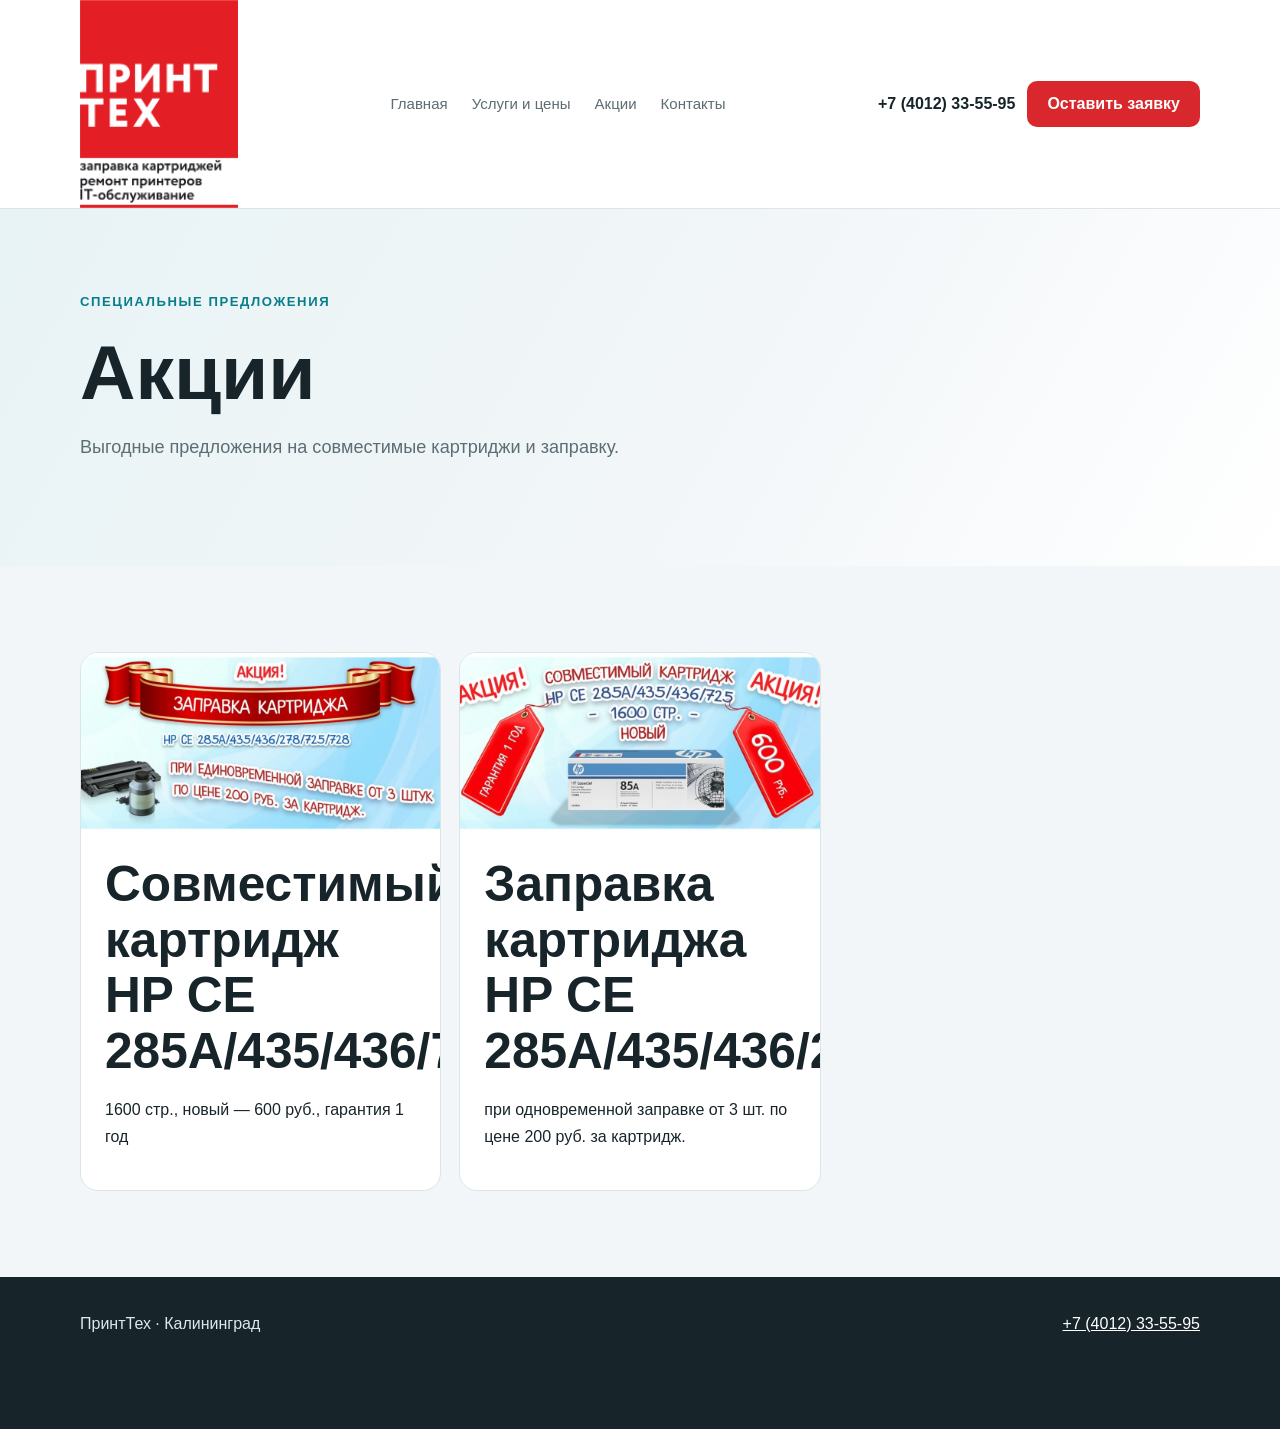
<file: pages/promos.html>
<!doctype html><html lang="ru"><head><meta charset="utf-8"><meta name="viewport" content="width=device-width, initial-scale=1"><title>Акции — ПринтТех</title><meta name="description" content="Акции ПринтТех на картриджи и заправку"><link rel="stylesheet" href="../css/style.css"></head><body><header class="site-header"><div class="container header-inner"><a class="brand" href="../index.html"><img src="../img/logo.png" alt="ПринтТех"></a><nav class="nav"><a href="../index.html">Главная</a><a href="services.html">Услуги и цены</a><a href="promos.html">Акции</a><a href="contacts.html">Контакты</a></nav><div class="header-actions"><a class="phone" href="tel:+74012335595">+7 (4012) 33-55-95</a><a class="button" href="contacts.html#request">Оставить заявку</a><button class="menu-toggle" type="button" aria-label="Открыть меню" aria-expanded="false">☰</button></div></div></header><main><section class="hero"><div class="container"><p class="eyebrow">Специальные предложения</p><h1>Акции</h1><p class="lead">Выгодные предложения на совместимые картриджи и заправку.</p></div></section><section class="section"><div class="container promo-grid"><article class="promo-card"><img src="../img/photos/promo-cartridge.jpg" alt="Совместимый картридж HP" loading="lazy"><div class="promo-card-body"><h2>Совместимый картридж HP CE 285A/435/436/725</h2><p>1600 стр., новый — 600 руб., гарантия 1 год</p></div></article><article class="promo-card"><img src="../img/photos/promo-refill.jpg" alt="Заправка картриджа HP" loading="lazy"><div class="promo-card-body"><h2>Заправка картриджа HP CE 285A/435/436/278/725/728</h2><p>при одновременной заправке от 3 шт. по цене 200 руб. за картридж.</p></div></article></div></section></main><footer class="site-footer"><div class="container footer-inner"><p>ПринтТех · Калининград</p><p><a href="tel:+74012335595">+7 (4012) 33-55-95</a></p></div></footer><div class="mobile-bar"><a class="button" href="tel:+74012335595">Позвонить</a><a class="button button--teal" href="https://wa.me/74012335595">WhatsApp / Telegram</a></div><script src="../js/main.js"></script></body></html>
</file>
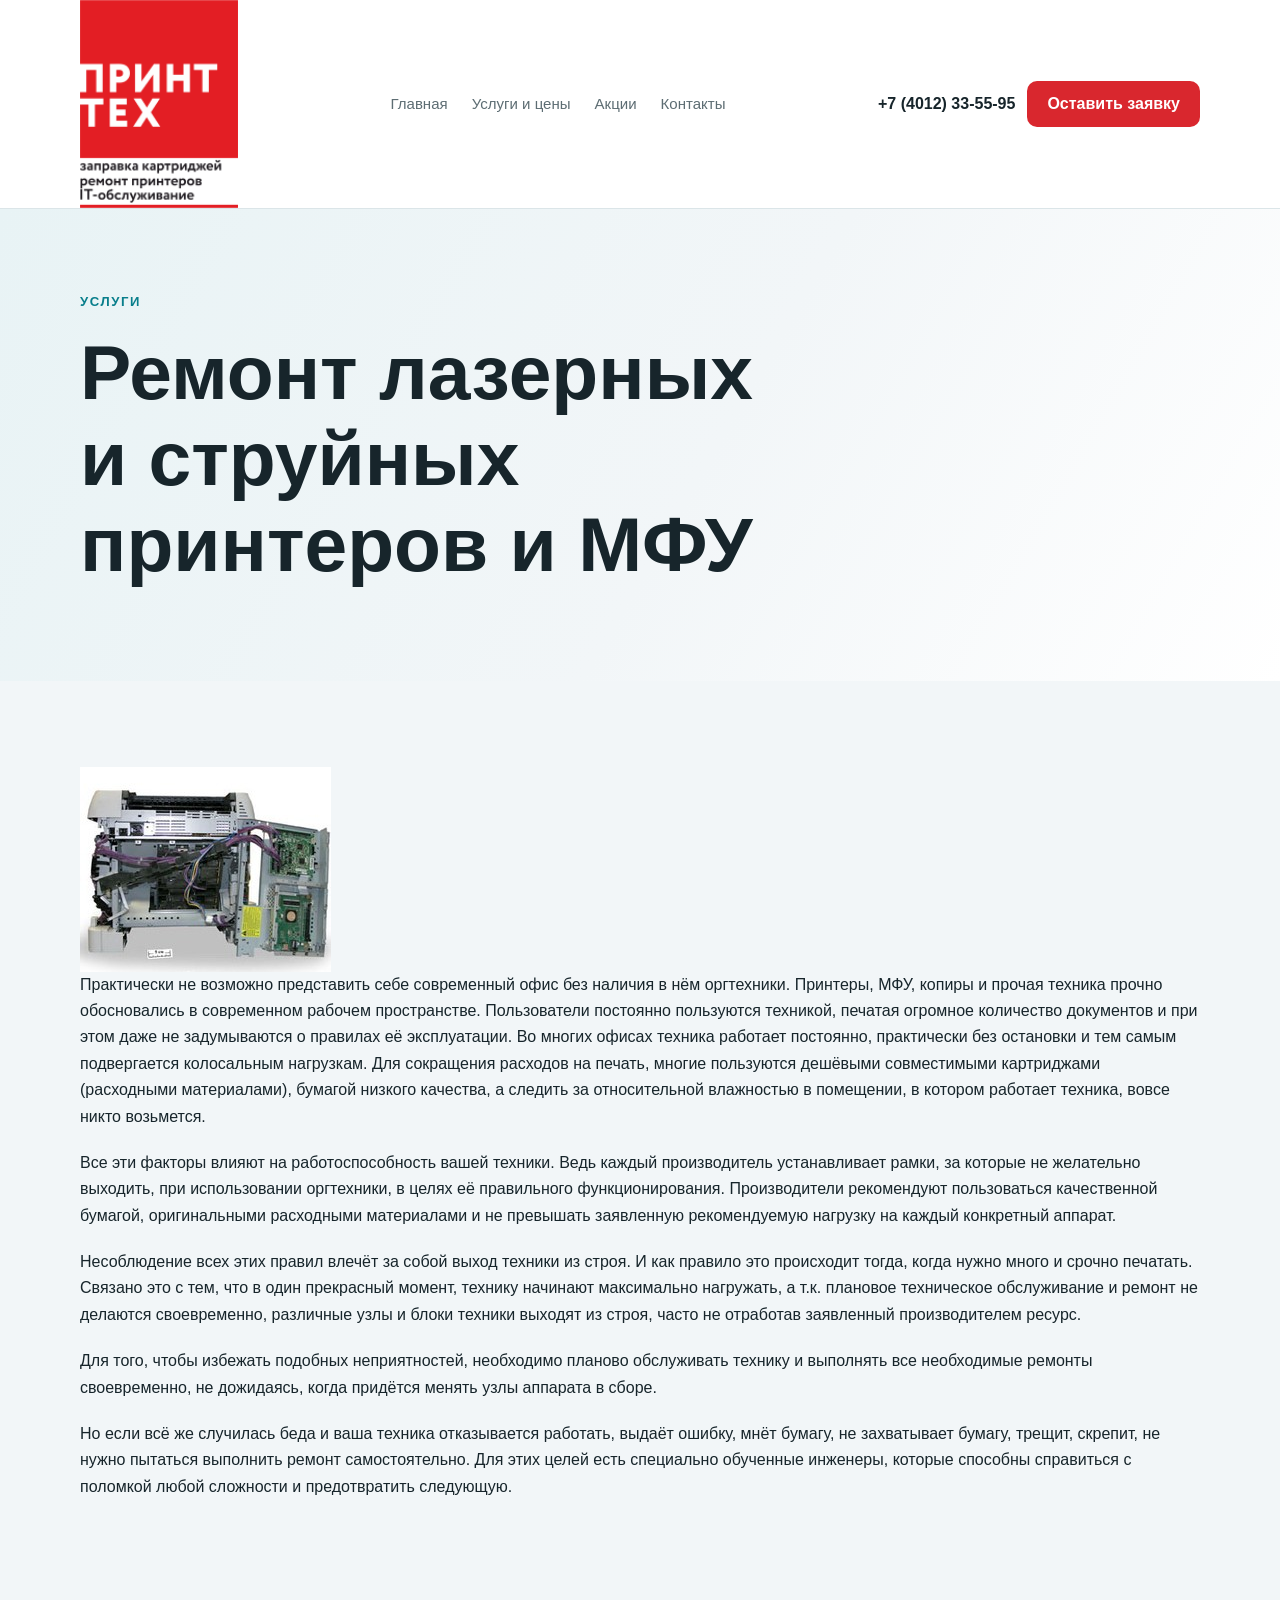
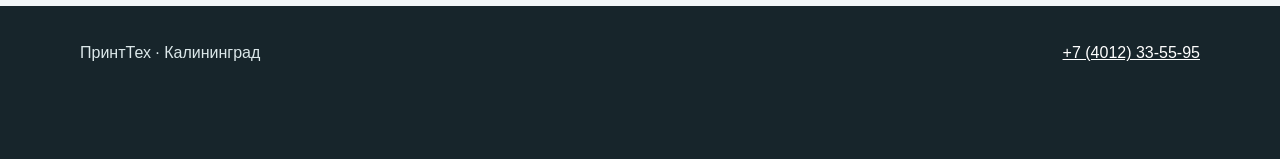
<file: pages/repair.html>
<!doctype html><html lang="ru"><head><meta charset="utf-8"><meta name="viewport" content="width=device-width, initial-scale=1"><title>Ремонт принтеров и МФУ — ПринтТех</title><meta name="description" content="Ремонт лазерных и струйных принтеров и МФУ в Калининграде"><link rel="stylesheet" href="../css/style.css"></head><body><header class="site-header"><div class="container header-inner"><a class="brand" href="../index.html"><img src="../img/logo.png" alt="ПринтТех"></a><nav class="nav"><a href="../index.html">Главная</a><a href="services.html">Услуги и цены</a><a href="promos.html">Акции</a><a href="contacts.html">Контакты</a></nav><div class="header-actions"><a class="phone" href="tel:+74012335595">+7 (4012) 33-55-95</a><a class="button" href="contacts.html#request">Оставить заявку</a><button class="menu-toggle" type="button" aria-label="Открыть меню" aria-expanded="false">☰</button></div></div></header><main><section class="hero"><div class="container"><p class="eyebrow">Услуги</p><h1>Ремонт лазерных и струйных принтеров и МФУ</h1></div></section><section class="section"><div class="container content-copy"><img src="../img/photos/repair.jpg" alt="Ремонт принтера" loading="lazy"><p>Практически не возможно представить себе современный офис без наличия в нём оргтехники. Принтеры, МФУ, копиры и прочая техника прочно обосновались в современном рабочем пространстве. Пользователи постоянно пользуются техникой, печатая огромное количество документов и при этом даже не задумываются о правилах её эксплуатации. Во многих офисах техника работает постоянно, практически без остановки и тем самым подвергается колосальным нагрузкам. Для сокращения расходов на печать, многие пользуются дешёвыми совместимыми картриджами (расходными материалами), бумагой низкого качества, а следить за относительной влажностью в помещении, в котором работает техника, вовсе никто возьмется.</p><p>Все эти факторы влияют на работоспособность вашей техники. Ведь каждый производитель устанавливает рамки, за которые не желательно выходить, при использовании оргтехники, в целях её правильного функционирования. Производители рекомендуют пользоваться качественной бумагой, оригинальными расходными материалами и не превышать заявленную рекомендуемую нагрузку на каждый конкретный аппарат.</p><p>Несоблюдение всех этих правил влечёт за собой выход техники из строя. И как правило это происходит тогда, когда нужно много и срочно печатать. Связано это с тем, что в один прекрасный момент, технику начинают максимально нагружать, а т.к. плановое техническое обслуживание и ремонт не делаются своевременно, различные узлы и блоки техники выходят из строя, часто не отработав заявленный производителем ресурс.</p><p>Для того, чтобы избежать подобных неприятностей, необходимо планово обслуживать технику и выполнять все необходимые ремонты своевременно, не дожидаясь, когда придётся менять узлы аппарата в сборе.</p><p>Но если всё же случилась беда и ваша техника отказывается работать, выдаёт ошибку, мнёт бумагу, не захватывает бумагу, трещит, скрепит, не нужно пытаться выполнить ремонт самостоятельно. Для этих целей есть специально обученные инженеры, которые способны справиться с поломкой любой сложности и предотвратить следующую.</p></div></section></main><footer class="site-footer"><div class="container footer-inner"><p>ПринтТех · Калининград</p><p><a href="tel:+74012335595">+7 (4012) 33-55-95</a></p></div></footer><div class="mobile-bar"><a class="button" href="tel:+74012335595">Позвонить</a><a class="button button--teal" href="https://wa.me/74012335595">WhatsApp / Telegram</a></div><script src="../js/main.js"></script></body></html>
</file>
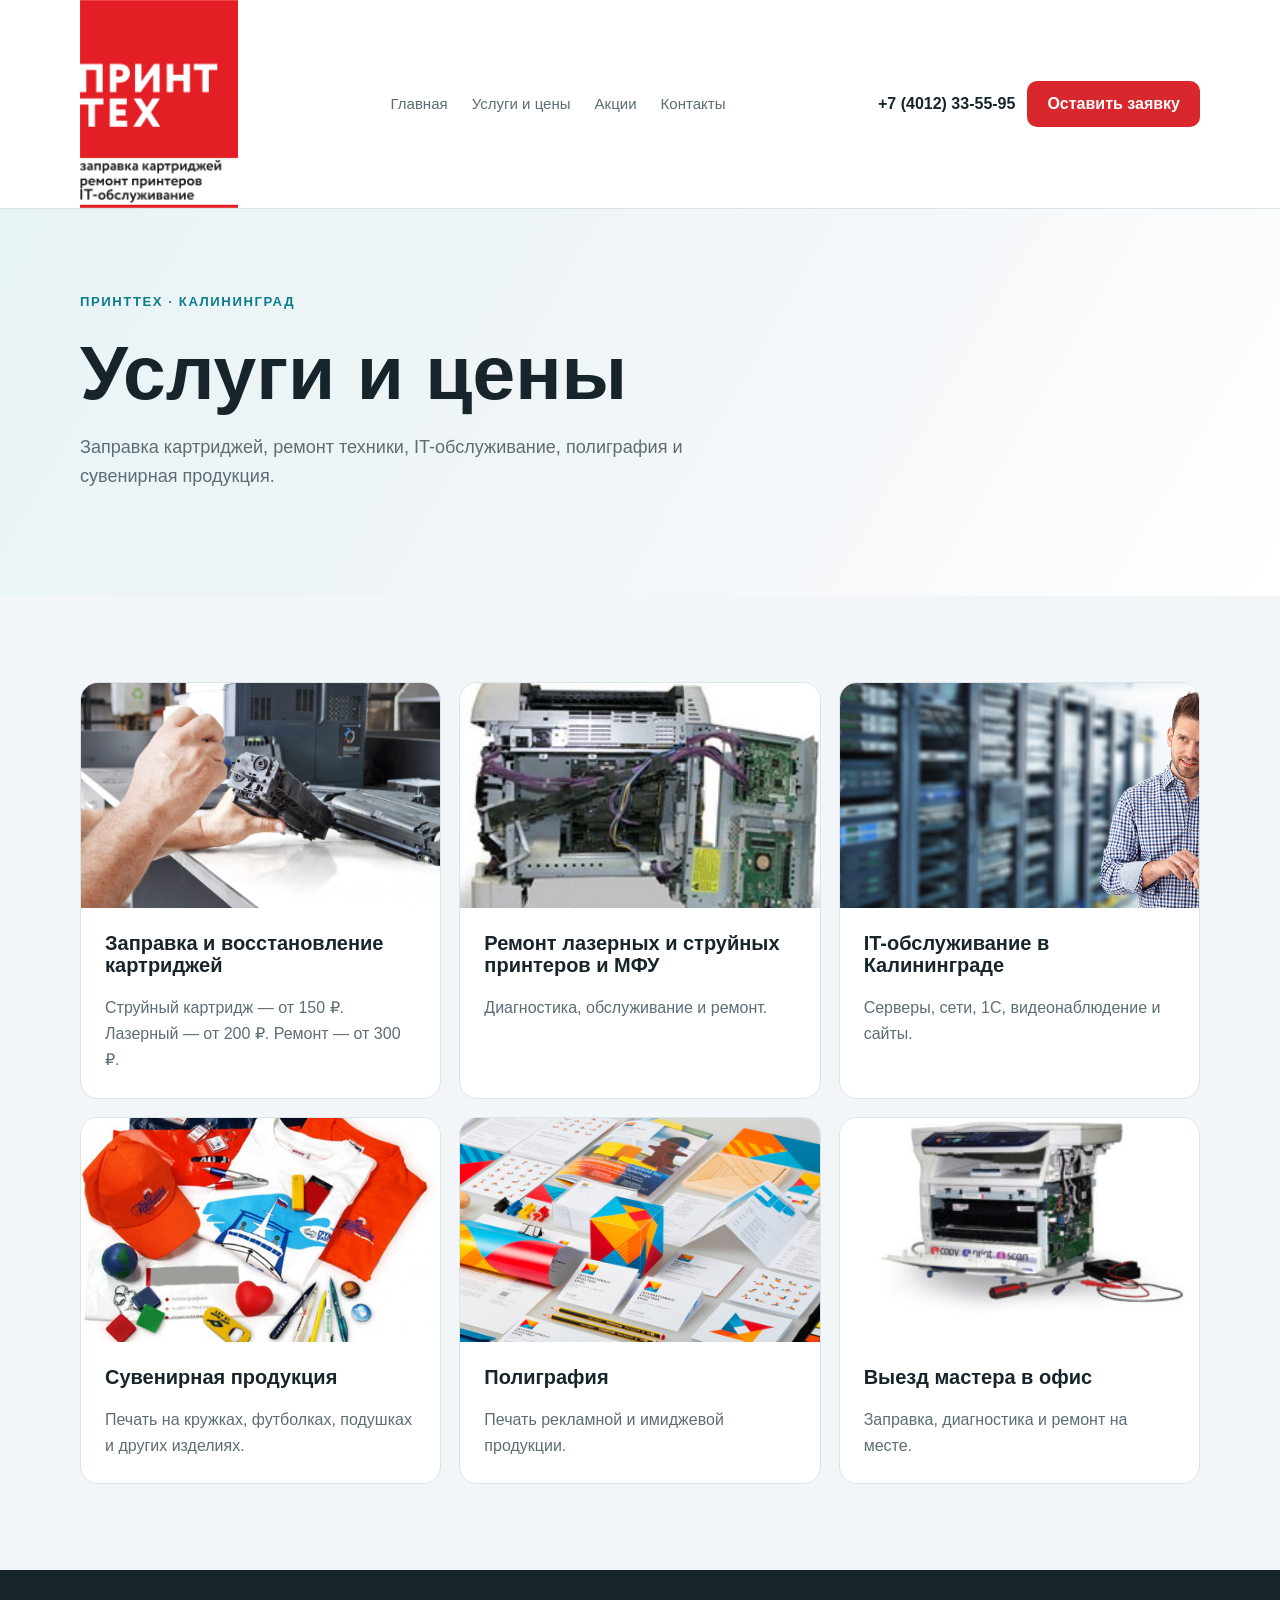
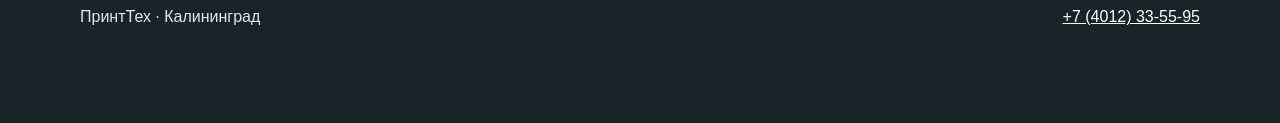
<file: pages/services.html>
<!doctype html><html lang="ru"><head><meta charset="utf-8"><meta name="viewport" content="width=device-width, initial-scale=1"><title>Услуги и цены — ПринтТех</title><meta name="description" content="Услуги и цены компании ПринтТех в Калининграде"><link rel="stylesheet" href="../css/style.css"></head><body>
<header class="site-header"><div class="container header-inner"><a class="brand" href="../index.html"><img src="../img/logo.png" alt="ПринтТех"></a><nav class="nav" aria-label="Основная навигация"><a href="../index.html">Главная</a><a href="services.html">Услуги и цены</a><a href="promos.html">Акции</a><a href="contacts.html">Контакты</a></nav><div class="header-actions"><a class="phone" href="tel:+74012335595">+7 (4012) 33-55-95</a><a class="button" href="contacts.html#request">Оставить заявку</a><button class="menu-toggle" type="button" aria-label="Открыть меню" aria-expanded="false">☰</button></div></div></header>
<main><section class="hero"><div class="container"><p class="eyebrow">ПринтТех · Калининград</p><h1>Услуги и цены</h1><p class="lead">Заправка картриджей, ремонт техники, IT-обслуживание, полиграфия и сувенирная продукция.</p></div></section><section class="section"><div class="container"><div class="service-grid"><a class="service-card" href="cartridges.html"><img src="../img/photos/cartridges.jpg" alt="Заправка картриджей"><div class="service-card-body"><h3>Заправка и восстановление картриджей</h3><p>Струйный картридж — от 150 ₽. Лазерный — от 200 ₽. Ремонт — от 300 ₽.</p></div></a><a class="service-card" href="repair.html"><img src="../img/photos/repair.jpg" alt="Ремонт принтеров"><div class="service-card-body"><h3>Ремонт лазерных и струйных принтеров и МФУ</h3><p>Диагностика, обслуживание и ремонт.</p></div></a><a class="service-card" href="it.html"><img src="../img/photos/it.jpg" alt="IT-обслуживание"><div class="service-card-body"><h3>IT-обслуживание в Калининграде</h3><p>Серверы, сети, 1С, видеонаблюдение и сайты.</p></div></a><a class="service-card" href="souvenirs.html"><img src="../img/photos/souvenirs.jpg" alt="Сувенирная продукция"><div class="service-card-body"><h3>Сувенирная продукция</h3><p>Печать на кружках, футболках, подушках и других изделиях.</p></div></a><a class="service-card" href="polygraphy.html"><img src="../img/photos/polygraphy.jpg" alt="Полиграфия"><div class="service-card-body"><h3>Полиграфия</h3><p>Печать рекламной и имиджевой продукции.</p></div></a><a class="service-card" href="onsite.html"><img src="../img/photos/repair-detail.jpg" alt="Выезд мастера"><div class="service-card-body"><h3>Выезд мастера в офис</h3><p>Заправка, диагностика и ремонт на месте.</p></div></a></div></div></section></main>
<footer class="site-footer"><div class="container footer-inner"><p>ПринтТех · Калининград</p><p><a href="tel:+74012335595">+7 (4012) 33-55-95</a></p></div></footer><div class="mobile-bar"><a class="button" href="tel:+74012335595">Позвонить</a><a class="button button--teal" href="https://wa.me/74012335595">WhatsApp / Telegram</a></div><script src="../js/main.js"></script></body></html>
</file>
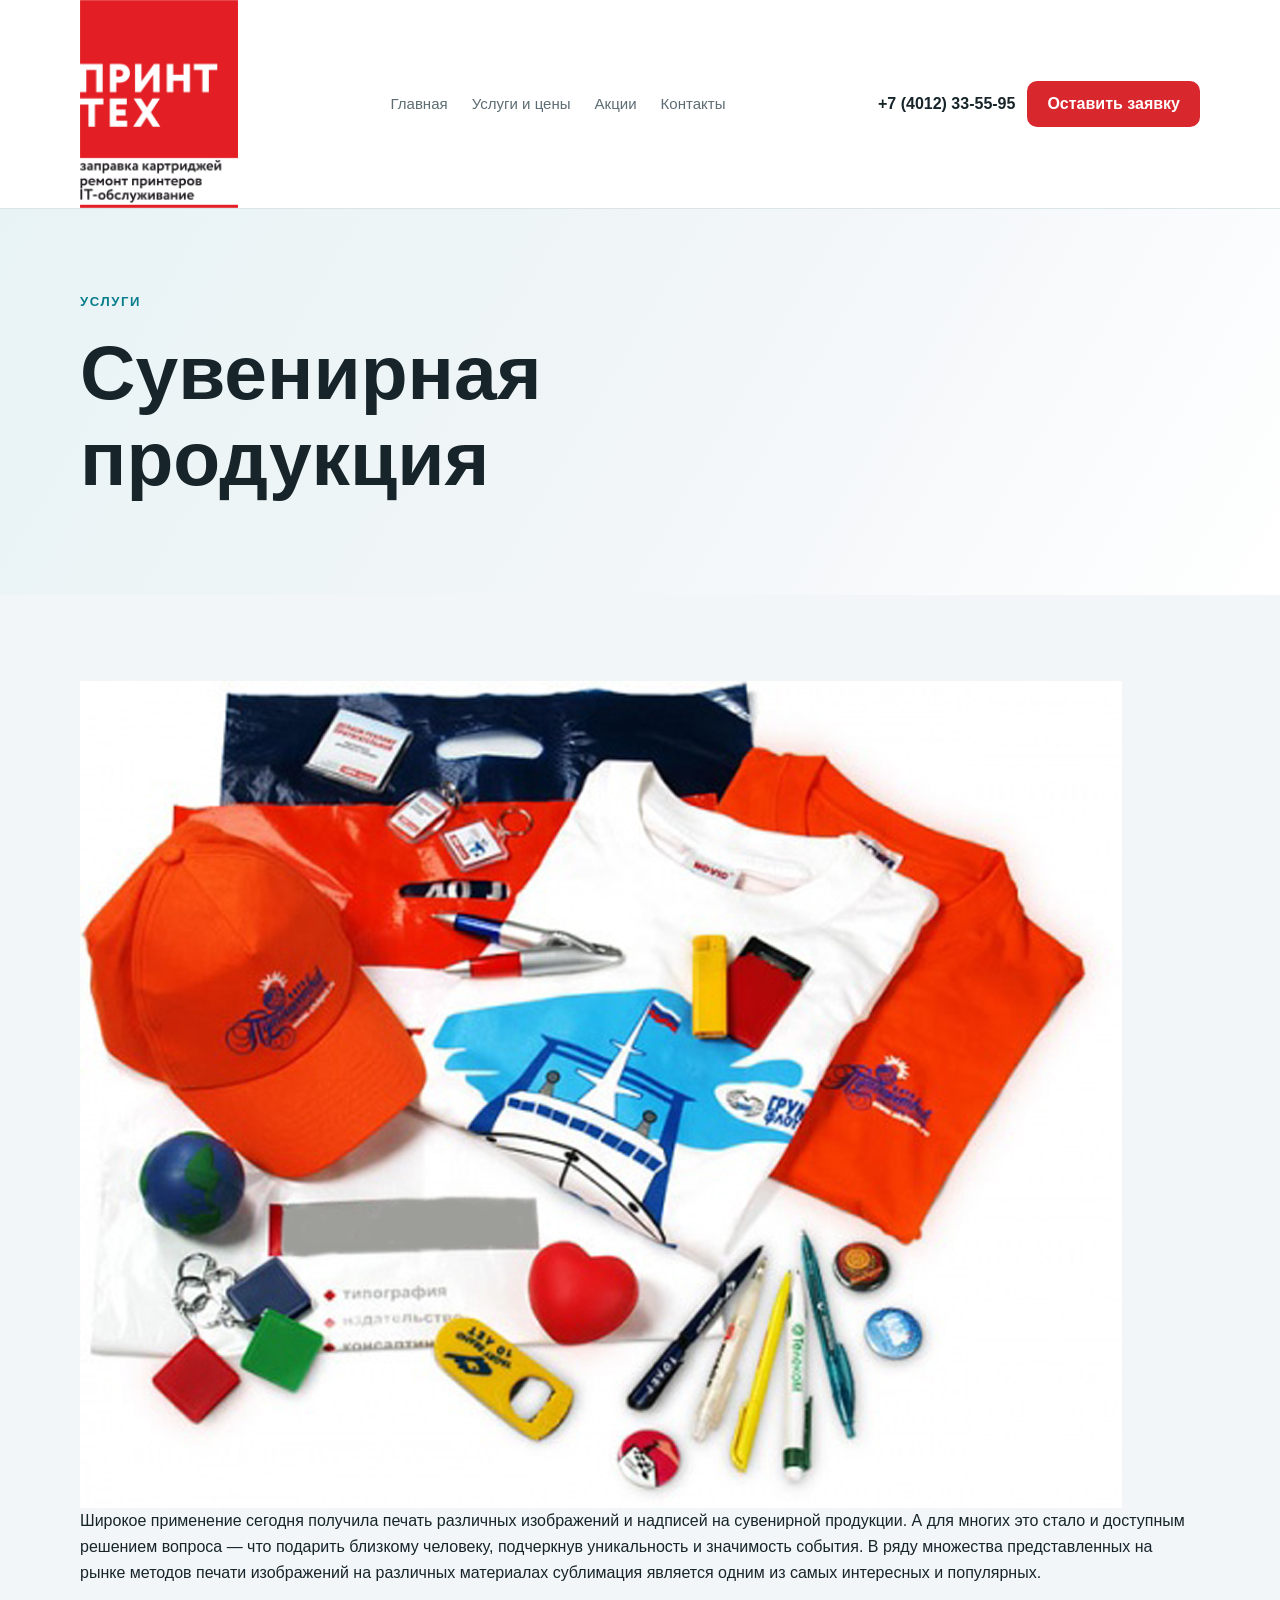
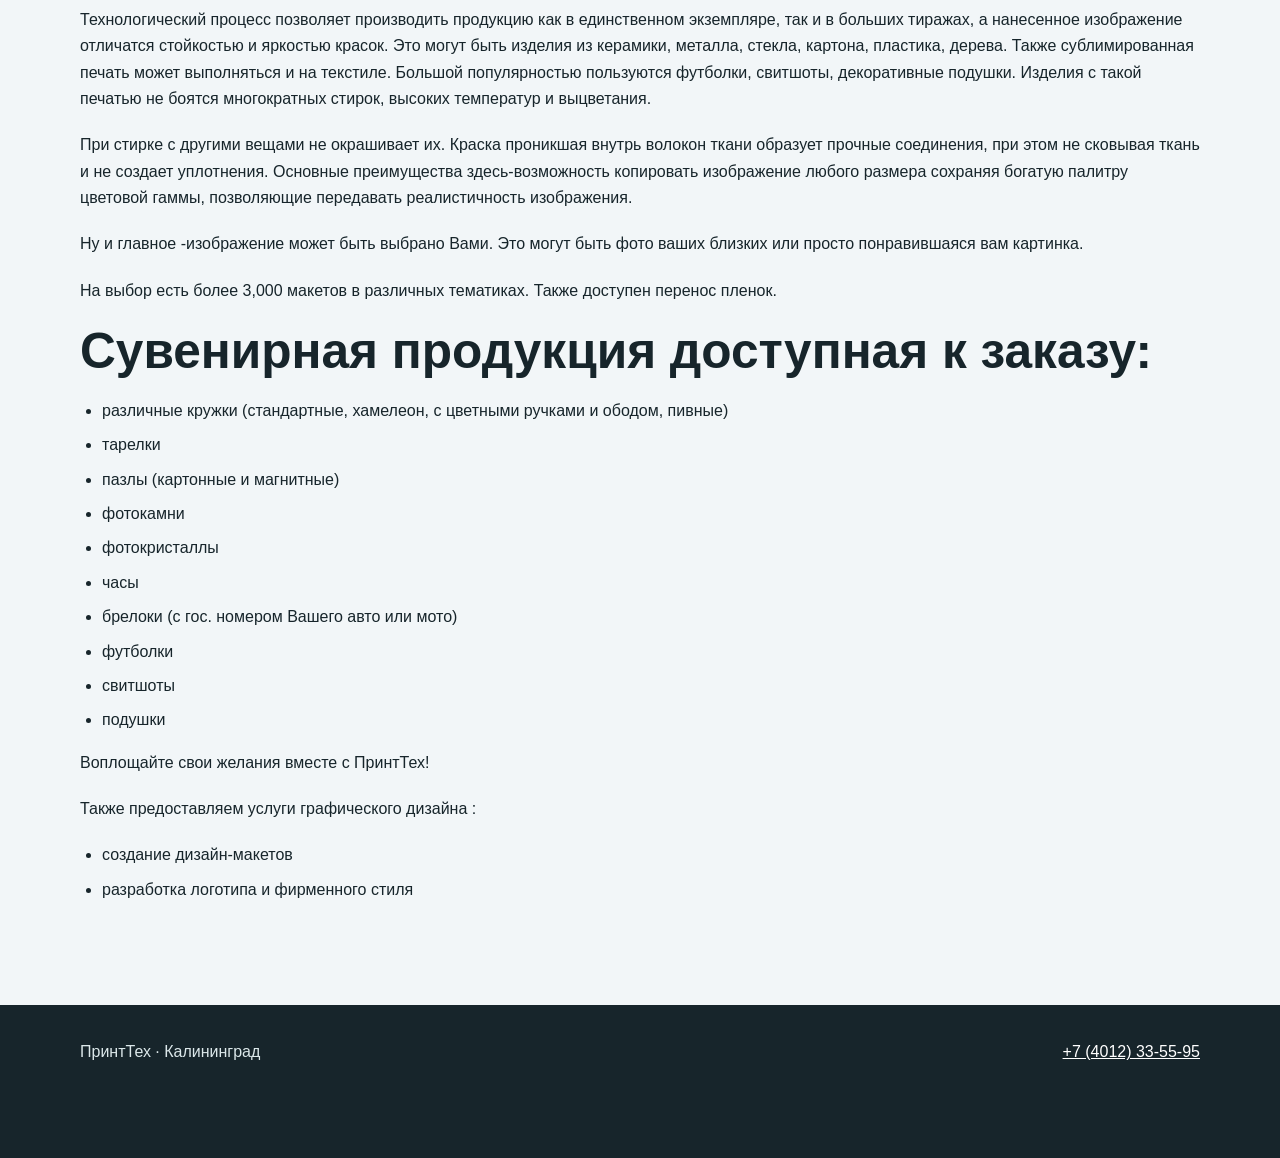
<file: pages/souvenirs.html>
<!doctype html><html lang="ru"><head><meta charset="utf-8"><meta name="viewport" content="width=device-width, initial-scale=1"><title>Сувенирная продукция — ПринтТех</title><meta name="description" content="Сувенирная продукция и печать в Калининграде"><link rel="stylesheet" href="../css/style.css"></head><body><header class="site-header"><div class="container header-inner"><a class="brand" href="../index.html"><img src="../img/logo.png" alt="ПринтТех"></a><nav class="nav"><a href="../index.html">Главная</a><a href="services.html">Услуги и цены</a><a href="promos.html">Акции</a><a href="contacts.html">Контакты</a></nav><div class="header-actions"><a class="phone" href="tel:+74012335595">+7 (4012) 33-55-95</a><a class="button" href="contacts.html#request">Оставить заявку</a><button class="menu-toggle" type="button" aria-label="Открыть меню" aria-expanded="false">☰</button></div></div></header><main><section class="hero"><div class="container"><p class="eyebrow">Услуги</p><h1>Сувенирная продукция</h1></div></section><section class="section"><div class="container content-copy"><img src="../img/photos/souvenirs.jpg" alt="Печать на ткани" loading="lazy"><p>Широкое применение сегодня получила печать различных изображений и надписей на сувенирной продукции. А для многих это стало и доступным решением вопроса — что подарить близкому человеку, подчеркнув уникальность и значимость события. В ряду множества представленных на рынке методов печати изображений на различных материалах сублимация является одним из самых интересных и популярных.</p><p>Технологический процесс позволяет производить продукцию как в единственном экземпляре, так и в больших тиражах, а нанесенное изображение отличатся стойкостью и яркостью красок. Это могут быть изделия из керамики, металла, стекла, картона, пластика, дерева. Также сублимированная печать может выполняться и на текстиле. Большой популярностью пользуются футболки, свитшоты, декоративные подушки. Изделия с такой печатью не боятся многократных стирок, высоких температур и выцветания.</p><p>При стирке с другими вещами не окрашивает их. Краска проникшая внутрь волокон ткани образует прочные соединения, при этом не сковывая ткань и не создает уплотнения. Основные преимущества здесь-возможность копировать изображение любого размера сохраняя богатую палитру цветовой гаммы, позволяющие передавать реалистичность изображения.</p><p>Ну и главное -изображение может быть выбрано Вами. Это могут быть фото ваших близких или просто понравившаяся вам картинка.</p><p>На выбор есть более 3,000 макетов в различных тематиках. Также доступен перенос пленок.</p><h2>Сувенирная продукция доступная к заказу:</h2><ul><li>различные кружки (стандартные, хамелеон, с цветными ручками и ободом, пивные)</li><li>тарелки</li><li>пазлы (картонные и магнитные)</li><li>фотокамни</li><li>фотокристаллы</li><li>часы</li><li>брелоки (с гос. номером Вашего авто или мото)</li><li>футболки</li><li>свитшоты</li><li>подушки</li></ul><p>Воплощайте свои желания вместе с ПринтТех!</p><p>Также предоставляем услуги графического дизайна :</p><ul><li>создание дизайн-макетов</li><li>разработка логотипа и фирменного стиля</li></ul></div></section></main><footer class="site-footer"><div class="container footer-inner"><p>ПринтТех · Калининград</p><p><a href="tel:+74012335595">+7 (4012) 33-55-95</a></p></div></footer><div class="mobile-bar"><a class="button" href="tel:+74012335595">Позвонить</a><a class="button button--teal" href="https://wa.me/74012335595">WhatsApp / Telegram</a></div><script src="../js/main.js"></script></body></html>
</file>
<file: css/style.css>
:root {
  --ink: #17252b;
  --muted: #5d6d73;
  --paper: #f2f6f8;
  --card: #ffffff;
  --line: #dbe5e8;
  --teal: #087e8b;
  --teal-dark: #075c66;
  --red: #d9272e;
  --shadow: 0 18px 45px rgba(23, 37, 43, .09);
  --radius: 18px;
}
* { box-sizing: border-box; }
html { scroll-behavior: smooth; }
body { margin: 0; color: var(--ink); background: var(--paper); font: 16px/1.65 Inter, Manrope, Arial, sans-serif; }
img { display: block; max-width: 100%; }
a { color: inherit; }
.container { width: min(1120px, calc(100% - 32px)); margin-inline: auto; }
.site-header { position: sticky; top: 0; z-index: 20; background: rgba(255,255,255,.94); border-bottom: 1px solid var(--line); backdrop-filter: blur(14px); }
.header-inner { min-height: 78px; display: flex; align-items: center; justify-content: space-between; gap: 20px; }
.brand img { width: 158px; height: auto; }
.nav { display: flex; align-items: center; gap: 24px; font-size: .94rem; }
.nav a { text-decoration: none; color: var(--muted); }
.nav a:hover, .nav a:focus-visible { color: var(--teal); }
.header-actions { display: flex; align-items: center; gap: 12px; }
.phone { font-weight: 800; text-decoration: none; white-space: nowrap; }
.button { min-height: 46px; display: inline-flex; align-items: center; justify-content: center; padding: 0 20px; border: 0; border-radius: 10px; background: var(--red); color: #fff; font: inherit; font-weight: 800; text-decoration: none; cursor: pointer; transition: transform .2s, background .2s; }
.button:hover, .button:focus-visible { background: #b91f25; transform: translateY(-2px); }
.button--teal { background: var(--teal); }
.button--teal:hover, .button--teal:focus-visible { background: var(--teal-dark); }
.menu-toggle { display: none; width: 46px; height: 46px; border: 1px solid var(--line); border-radius: 10px; background: var(--card); font-size: 1.35rem; }
.hero { padding: 82px 0 76px; background: linear-gradient(120deg, #e8f3f5 0%, #f2f6f8 55%, #fff 100%); }
.hero-grid { display: grid; grid-template-columns: 1.05fr .95fr; align-items: center; gap: 64px; }
.eyebrow { margin: 0 0 16px; color: var(--teal); font-size: .82rem; font-weight: 900; letter-spacing: .12em; text-transform: uppercase; }
h1, h2, h3 { line-height: 1.12; margin: 0 0 18px; letter-spacing: 0; }
h1 { max-width: 720px; font-size: clamp(2.5rem, 6vw, 5rem); }
h2 { font-size: clamp(2rem, 4vw, 3.1rem); }
h3 { font-size: 1.25rem; }
.lead { max-width: 650px; margin: 0 0 28px; color: var(--muted); font-size: 1.13rem; }
.hero-actions { display: flex; flex-wrap: wrap; gap: 12px; }
.hero-media { position: relative; min-height: 370px; overflow: hidden; border-radius: 24px; box-shadow: var(--shadow); background: #cadde1; }
.hero-media img { width: 100%; height: 100%; min-height: 370px; object-fit: cover; }
.section { padding: 86px 0; }
.section--white { background: var(--card); }
.section-head { max-width: 710px; margin-bottom: 32px; }
.section-head p { margin: 0; color: var(--muted); }
.service-grid, .promo-grid, .contact-grid { display: grid; grid-template-columns: repeat(3, 1fr); gap: 18px; }
.service-card, .promo-card, .contact-card, .feature-card, .form-card { background: var(--card); border: 1px solid var(--line); border-radius: var(--radius); overflow: hidden; }
.service-card { text-decoration: none; transition: transform .25s, box-shadow .25s; }
.service-card:hover { transform: translateY(-5px); box-shadow: var(--shadow); }
.service-card img { width: 100%; aspect-ratio: 16/10; object-fit: cover; }
.service-card-body, .promo-card-body, .contact-card, .feature-card, .form-card { padding: 24px; }
.service-card p, .feature-card p, .contact-card p { margin: 0; color: var(--muted); }
.feature-grid { display: grid; grid-template-columns: repeat(4, 1fr); gap: 18px; }
.feature-card strong { display: block; margin-bottom: 8px; font-size: 1.05rem; }
.promo-card { position: relative; }
.promo-card img { width: 100%; aspect-ratio: 2/1; object-fit: cover; }
.promo-card-body strong { display: block; color: var(--red); font-size: 1.3rem; }
.split { display: grid; grid-template-columns: .9fr 1.1fr; gap: 56px; align-items: start; }
.content-copy p { margin: 0 0 20px; }
.content-copy ul { padding-left: 22px; }
.content-copy li { margin-bottom: 8px; }
.logos { display: flex; flex-wrap: wrap; gap: 12px; margin-top: 28px; }
.logo-chip { padding: 10px 14px; border: 1px solid var(--line); border-radius: 999px; background: #fff; font-weight: 800; }
.form-card { box-shadow: var(--shadow); }
.form-grid { display: grid; gap: 14px; }
label { display: grid; gap: 6px; font-weight: 800; }
input, textarea { width: 100%; min-height: 50px; padding: 12px 14px; border: 1px solid #bdcdd1; border-radius: 10px; background: #fff; color: var(--ink); font: inherit; }
textarea { min-height: 120px; resize: vertical; }
input:focus, textarea:focus, button:focus-visible, a:focus-visible { outline: 3px solid rgba(8,126,139,.28); outline-offset: 3px; }
.hp { position: absolute; left: -9999px; opacity: 0; }
.site-footer { padding: 34px 0 92px; background: var(--ink); color: #dce8ea; }
.footer-inner { display: flex; justify-content: space-between; gap: 30px; }
.footer-inner p { margin: 0; }
.footer-inner a { color: #fff; }
.mobile-bar { display: none; }
.reveal { animation: rise .65s both; }
@keyframes rise { from { opacity: 0; transform: translateY(16px); } to { opacity: 1; transform: none; } }
@media (max-width: 960px) { .nav { gap: 12px; } .phone { display: none; } .hero-grid, .split { gap: 32px; } .feature-grid { grid-template-columns: repeat(2, 1fr); } }
@media (max-width: 760px) {
  body { padding-bottom: 70px; }
  .header-inner { min-height: 68px; }
  .brand img { width: 132px; }
  .nav { position: absolute; top: 68px; left: 0; right: 0; display: none; padding: 14px 16px 20px; background: #fff; border-bottom: 1px solid var(--line); box-shadow: var(--shadow); }
  .nav.is-open { display: grid; }
  .nav a { min-height: 44px; display: flex; align-items: center; }
  .header-actions .button { display: none; }
  .menu-toggle { display: block; }
  .hero { padding: 52px 0 48px; }
  .hero-grid, .split { grid-template-columns: 1fr; }
  .hero-media { order: -1; min-height: 230px; }
  .hero-media img { min-height: 230px; }
  h1 { font-size: clamp(2.35rem, 12vw, 3.8rem); }
  .section { padding: 58px 0; }
  .service-grid, .promo-grid, .contact-grid { grid-template-columns: 1fr; }
  .feature-grid { grid-template-columns: 1fr 1fr; }
  .footer-inner { display: grid; }
  .mobile-bar { position: fixed; z-index: 30; right: 0; bottom: 0; left: 0; display: grid; grid-template-columns: 1fr 1fr; gap: 8px; padding: 10px; background: rgba(23,37,43,.96); }
  .mobile-bar .button { min-height: 48px; padding: 0 8px; font-size: .88rem; }
}
@media (max-width: 380px) { .container { width: min(100% - 24px, 1120px); } .feature-grid { grid-template-columns: 1fr; } }
</file>
